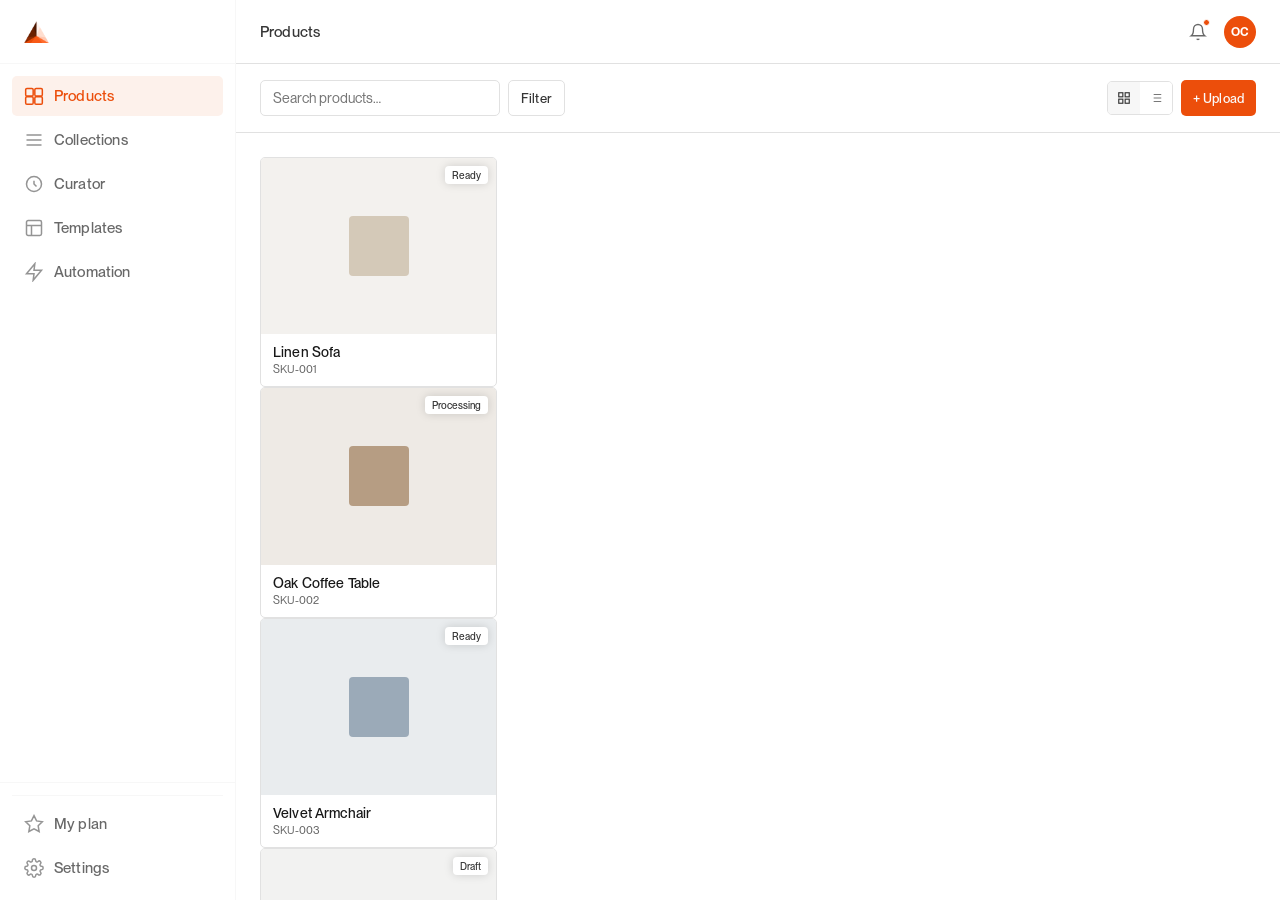
<file: ui_kits/app/index.html>
<!DOCTYPE html>
<html lang="en">
<head>
<meta charset="utf-8">
<meta name="viewport" content="width=device-width, initial-scale=1">
<title>imagine.io — App UI Kit</title>
<style>
@font-face { font-family: "PP Neue Montreal"; src: url("../../fonts/PPNeueMontreal-Light.otf") format("opentype"); font-weight: 300; }
@font-face { font-family: "PP Neue Montreal"; src: url("../../fonts/PPNeueMontreal-Regular.otf") format("opentype"); font-weight: 400; }
@font-face { font-family: "PP Neue Montreal"; src: url("../../fonts/PPNeueMontreal-Medium.otf") format("opentype"); font-weight: 500; }
@font-face { font-family: "PP Neue Montreal"; src: url("../../fonts/PPNeueMontreal-SemiBold.otf") format("opentype"); font-weight: 600; }

*, *::before, *::after { box-sizing: border-box; margin: 0; padding: 0; }

:root {
  --papaya-100: #f9c8b3; --papaya-400: #f0713c; --papaya-500: #ec4e0b; --papaya-600: #d7470a; --papaya-700: #a83708;
  --dark-500: #363636; --dark-900: #171717;
  --light-200: #f9f9f9; --light-300: #f7f7f7; --light-400: #e1e1e1; --light-500: #d9d9d9; --light-600: #afafaf; --light-700: #787878; --light-900: #686868;
  --success-500: #00c853; --alert-500: #f44336;
  --shadow-100: 0 0 10px rgba(0,0,0,.15); --shadow-200: 0 0 40px rgba(0,0,0,.20); --shadow-400: 0 0 40px rgba(0,0,0,.25);
  --radius: 5px; --font: "PP Neue Montreal", system-ui, sans-serif;
}

html, body { height: 100%; overflow: hidden; font-family: var(--font); font-size: 15px; color: var(--dark-900); background: #f0f0f0; -webkit-font-smoothing: antialiased; }

/* ── Shell ───────────────────────────────────────────────── */
.shell { display: flex; height: 100vh; width: 100vw; overflow: hidden; }

/* ── Left Nav ───────────────────────────────────────────── */
.nav { width: 236px; min-width: 236px; background: #fff; border-right: 1px solid var(--light-300); display: flex; flex-direction: column; justify-content: space-between; overflow: hidden; }
.nav-logo { height: 64px; display: flex; align-items: center; padding: 0 24px; border-bottom: 1px solid var(--light-300); flex-shrink: 0; }
.nav-logo img { height: 22px; }
.nav-section { padding: 12px; display: flex; flex-direction: column; gap: 4px; }
.nav-item { display: flex; align-items: center; gap: 10px; padding: 10px 12px; border-radius: var(--radius); font-size: 15px; font-weight: 500; letter-spacing: .01em; color: var(--light-900); cursor: pointer; user-select: none; transition: background .12s, color .12s; }
.nav-item:hover { background: var(--light-300); color: var(--dark-500); }
.nav-item.active { background: #fdf1eb; color: var(--papaya-500); }
.nav-item svg { width: 20px; height: 20px; flex-shrink: 0; opacity: .7; }
.nav-item.active svg { opacity: 1; }
.nav-divider { height: 1px; background: var(--light-300); margin: 4px 12px; }
.nav-bottom { padding: 12px; display: flex; flex-direction: column; gap: 4px; border-top: 1px solid var(--light-300); flex-shrink: 0; }

/* ── Main ───────────────────────────────────────────────── */
.main { flex: 1; display: flex; flex-direction: column; overflow: hidden; background: #fff; }

/* ── Top Bar ────────────────────────────────────────────── */
.topbar { height: 64px; min-height: 64px; display: flex; align-items: center; justify-content: space-between; padding: 0 24px; border-bottom: 1px solid var(--light-400); background: #fff; flex-shrink: 0; position: relative; z-index: 10; }
.topbar-left { display: flex; align-items: center; gap: 6px; }
.breadcrumb { font-size: 15px; font-weight: 500; color: var(--dark-500); letter-spacing: .01em; }
.breadcrumb-active { color: var(--dark-900); }
.breadcrumb-sep { color: var(--light-500); margin: 0 4px; font-weight: 400; }
.topbar-right { display: flex; align-items: center; gap: 8px; }
.icon-btn { width: 36px; height: 36px; border-radius: var(--radius); background: transparent; border: none; cursor: pointer; display: flex; align-items: center; justify-content: center; color: var(--light-900); transition: background .12s; position: relative; }
.icon-btn:hover { background: var(--light-300); }
.notif-dot { width: 7px; height: 7px; border-radius: 50%; background: var(--papaya-500); position: absolute; top: 5px; right: 6px; border: 1.5px solid #fff; }
.avatar { width: 32px; height: 32px; border-radius: 50%; background: var(--papaya-500); display: flex; align-items: center; justify-content: center; font-size: 12px; font-weight: 600; color: #fff; cursor: pointer; flex-shrink: 0; }

/* ── Content ────────────────────────────────────────────── */
.content { flex: 1; overflow-y: auto; overflow-x: hidden; }

/* ── Pages ──────────────────────────────────────────────── */
.page { display: none; height: 100%; }
.page.active { display: flex; flex-direction: column; height: 100%; }

/* ── Toolbar ────────────────────────────────────────────── */
.toolbar { display: flex; align-items: center; justify-content: space-between; padding: 16px 24px; border-bottom: 1px solid var(--light-400); background: #fff; flex-shrink: 0; gap: 12px; }
.toolbar-left { display: flex; align-items: center; gap: 8px; }
.toolbar-right { display: flex; align-items: center; gap: 8px; }
.search-box { display: flex; align-items: center; gap: 8px; height: 36px; border: 1px solid var(--light-400); border-radius: var(--radius); padding: 0 12px; font-size: 14px; font-family: var(--font); color: var(--dark-900); width: 240px; background: #fff; outline: none; transition: border-color .15s; }
.search-box:focus { border-color: var(--papaya-500); }
.view-toggle { display: flex; border: 1px solid var(--light-400); border-radius: var(--radius); overflow: hidden; }
.view-btn { width: 32px; height: 32px; border: none; background: #fff; cursor: pointer; display: flex; align-items: center; justify-content: center; color: var(--light-700); transition: background .1s, color .1s; }
.view-btn.active { background: var(--light-300); color: var(--dark-500); }

/* ── Grid of cards ───────────────────────────────────────── */
.card-grid { padding: 24px; display: grid; grid-template-columns: repeat(auto-fill, minmax(200px, 1fr)); gap: 16px; }
.product-card { border-radius: var(--radius); border: 1px solid var(--light-400); background: #fff; overflow: hidden; cursor: pointer; transition: box-shadow .15s, transform .12s; }
.product-card:hover { box-shadow: var(--shadow-200); transform: translateY(-1px); }
.card-thumb { aspect-ratio: 4/3; background: var(--light-200); display: flex; align-items: center; justify-content: center; position: relative; overflow: hidden; }
.card-thumb-img { width: 100%; height: 100%; object-fit: cover; }
.card-thumb-placeholder { width: 48px; height: 48px; background: var(--light-500); border-radius: 4px; opacity: .4; }
.card-badge { position: absolute; top: 8px; right: 8px; background: #fff; border-radius: 4px; padding: 3px 7px; font-size: 10px; font-weight: 500; color: var(--dark-500); box-shadow: var(--shadow-100); }
.card-actions { position: absolute; bottom: 8px; right: 8px; display: flex; gap: 4px; opacity: 0; transition: opacity .15s; }
.product-card:hover .card-actions { opacity: 1; }
.card-action-btn { width: 28px; height: 28px; border-radius: 4px; background: #fff; border: none; cursor: pointer; display: flex; align-items: center; justify-content: center; box-shadow: var(--shadow-100); color: var(--dark-500); }
.card-info { padding: 10px 12px; }
.card-name { font-size: 14px; font-weight: 500; color: var(--dark-900); letter-spacing: .01em; white-space: nowrap; overflow: hidden; text-overflow: ellipsis; }
.card-meta { font-size: 11px; color: var(--light-900); margin-top: 2px; }

/* ── Detail panel ───────────────────────────────────────── */
.detail-layout { display: flex; flex: 1; overflow: hidden; }
.detail-main { flex: 1; display: flex; flex-direction: column; overflow: hidden; }
.detail-viewer { flex: 1; background: var(--light-200); display: flex; align-items: center; justify-content: center; min-height: 0; }
.viewer-placeholder { display: flex; flex-direction: column; align-items: center; gap: 12px; color: var(--light-700); }
.viewer-placeholder svg { width: 48px; height: 48px; opacity: .3; }
.viewer-placeholder span { font-size: 13px; }
.detail-actions { padding: 12px 16px; border-top: 1px solid var(--light-400); display: flex; gap: 8px; background: #fff; flex-shrink: 0; }
.detail-panel { width: 280px; border-left: 1px solid var(--light-400); overflow-y: auto; background: #fff; flex-shrink: 0; }
.detail-panel-section { padding: 16px; border-bottom: 1px solid var(--light-300); }
.panel-title { font-size: 12px; font-weight: 600; color: var(--dark-500); text-transform: uppercase; letter-spacing: .08em; margin-bottom: 10px; }
.panel-row { display: flex; justify-content: space-between; align-items: center; margin-bottom: 8px; font-size: 13px; }
.panel-label { color: var(--light-900); }
.panel-value { color: var(--dark-900); font-weight: 500; }
.panel-tag { display: inline-flex; align-items: center; height: 20px; padding: 0 7px; border-radius: 3px; font-size: 10px; font-weight: 500; background: var(--light-200); color: var(--dark-500); margin: 2px 2px 2px 0; }

/* ── Buttons ────────────────────────────────────────────── */
.btn { font-family: var(--font); font-size: 15px; font-weight: 500; letter-spacing: .01em; border: none; border-radius: var(--radius); height: 44px; padding: 0 16px; cursor: pointer; display: inline-flex; align-items: center; justify-content: center; gap: 8px; transition: background .12s, color .12s; }
.btn-sm { height: 36px; font-size: 13px; padding: 0 12px; }
.btn-primary { background: var(--papaya-500); color: #fbfbfb; }
.btn-primary:hover { background: var(--papaya-600); }
.btn-secondary { background: var(--dark-500); color: #fbfbfb; }
.btn-secondary:hover { background: var(--dark-900); }
.btn-outline { background: transparent; color: var(--dark-500); border: 1px solid var(--light-400); }
.btn-outline:hover { border-color: var(--dark-500); }
.btn-ghost { background: transparent; color: var(--light-900); }
.btn-ghost:hover { background: var(--light-300); color: var(--dark-500); }
.btn-danger { background: transparent; color: var(--alert-500); border: 1px solid var(--alert-500); }

/* ── Notification panel ────────────────────────────────── */
.notif-panel { position: absolute; top: 64px; right: 16px; width: 340px; background: #fff; border-radius: var(--radius); box-shadow: var(--shadow-200); z-index: 100; overflow: hidden; display: none; }
.notif-panel.open { display: block; }
.notif-header { padding: 14px 16px; border-bottom: 1px solid var(--light-300); display: flex; align-items: center; justify-content: space-between; }
.notif-title { font-size: 16px; font-weight: 600; }
.notif-item { padding: 12px 16px; border-bottom: 1px solid var(--light-300); display: flex; gap: 10px; cursor: pointer; }
.notif-item:hover { background: var(--light-200); }
.notif-item.unread { background: #fdf8f5; }
.notif-icon { width: 32px; height: 32px; border-radius: 50%; display: flex; align-items: center; justify-content: center; flex-shrink: 0; }
.notif-text { flex: 1; }
.notif-msg { font-size: 13px; color: var(--dark-900); line-height: 1.4; }
.notif-time { font-size: 11px; color: var(--light-900); margin-top: 2px; }

/* ── Account menu ────────────────────────────────────────── */
.account-menu { position: absolute; top: 64px; right: 16px; width: 275px; background: #fff; border-radius: var(--radius); box-shadow: var(--shadow-200); z-index: 100; overflow: hidden; display: none; padding: 12px; }
.account-menu.open { display: block; }
.account-header { padding: 10px 12px; margin-bottom: 4px; }
.account-name { font-size: 15px; font-weight: 500; color: var(--dark-900); }
.account-email { font-size: 12px; color: var(--light-900); margin-top: 1px; }
.menu-divider { height: 1px; background: var(--light-300); margin: 4px 0; }
.menu-item { display: flex; align-items: center; gap: 10px; padding: 10px 12px; border-radius: var(--radius); font-size: 15px; font-weight: 500; letter-spacing: .01em; color: var(--dark-500); cursor: pointer; }
.menu-item:hover { background: var(--light-300); }
.menu-item.danger { color: var(--alert-500); }
.menu-item.accent { color: var(--papaya-500); }

/* ── Upload/Curator areas ────────────────────────────────── */
.upload-zone { border: 2px dashed var(--light-400); border-radius: var(--radius); padding: 48px 24px; display: flex; flex-direction: column; align-items: center; gap: 12px; cursor: pointer; transition: border-color .15s, background .15s; }
.upload-zone:hover { border-color: var(--papaya-500); background: #fdf8f5; }
.upload-icon { width: 48px; height: 48px; border-radius: 50%; background: var(--light-200); display: flex; align-items: center; justify-content: center; }
.upload-title { font-size: 16px; font-weight: 500; color: var(--dark-900); }
.upload-sub { font-size: 13px; color: var(--light-900); text-align: center; }

/* ── Empty state ────────────────────────────────────────── */
.empty { display: flex; flex-direction: column; align-items: center; justify-content: center; gap: 12px; flex: 1; padding: 48px; text-align: center; }
.empty-icon { width: 64px; height: 64px; border-radius: 50%; background: var(--light-200); display: flex; align-items: center; justify-content: center; }
.empty-title { font-size: 20px; font-weight: 600; color: var(--dark-900); }
.empty-sub { font-size: 14px; color: var(--light-900); max-width: 300px; line-height: 1.5; }

/* Overlay backdrop */
.backdrop { display: none; position: fixed; inset: 0; z-index: 90; }
.backdrop.open { display: block; }
</style>
</head>
<body>

<div class="shell">
  <!-- Left Nav -->
  <nav class="nav">
    <div>
      <div class="nav-logo">
        <img src="../../assets/logo-horizontal-dark.png" alt="imagine.io">
      </div>
      <div class="nav-section">
        <div class="nav-item active" onclick="showPage('products', this)">
          <svg viewBox="0 0 24 24" fill="none" stroke="currentColor" stroke-width="1.8"><rect x="2" y="3" width="9" height="9" rx="1.5"/><rect x="13" y="3" width="9" height="9" rx="1.5"/><rect x="2" y="13" width="9" height="9" rx="1.5"/><rect x="13" y="13" width="9" height="9" rx="1.5"/></svg>
          Products
        </div>
        <div class="nav-item" onclick="showPage('collections', this)">
          <svg viewBox="0 0 24 24" fill="none" stroke="currentColor" stroke-width="1.8"><path d="M3 6h18M3 12h18M3 18h18"/></svg>
          Collections
        </div>
        <div class="nav-item" onclick="showPage('curator', this)">
          <svg viewBox="0 0 24 24" fill="none" stroke="currentColor" stroke-width="1.8"><circle cx="12" cy="12" r="9"/><path d="M12 8v4l3 3"/></svg>
          Curator
        </div>
        <div class="nav-item" onclick="showPage('templates', this)">
          <svg viewBox="0 0 24 24" fill="none" stroke="currentColor" stroke-width="1.8"><rect x="3" y="3" width="18" height="18" rx="2"/><path d="M3 9h18M9 21V9"/></svg>
          Templates
        </div>
        <div class="nav-item" onclick="showPage('automation', this)">
          <svg viewBox="0 0 24 24" fill="none" stroke="currentColor" stroke-width="1.8"><path d="M13 2L3 14h9l-1 8 10-12h-9l1-8z"/></svg>
          Automation
        </div>
      </div>
    </div>
    <div class="nav-bottom">
      <div class="nav-divider" style="margin:0 0 4px"></div>
      <div class="nav-item" onclick="showPage('plan', this)">
        <svg viewBox="0 0 24 24" fill="none" stroke="currentColor" stroke-width="1.8"><path d="M12 2l3.09 6.26L22 9.27l-5 4.87 1.18 6.88L12 17.77l-6.18 3.25L7 14.14 2 9.27l6.91-1.01L12 2z"/></svg>
        My plan
      </div>
      <div class="nav-item" onclick="showPage('settings', this)">
        <svg viewBox="0 0 24 24" fill="none" stroke="currentColor" stroke-width="1.8"><circle cx="12" cy="12" r="3"/><path d="M19.4 15a1.65 1.65 0 0 0 .33 1.82l.06.06a2 2 0 0 1-2.83 2.83l-.06-.06a1.65 1.65 0 0 0-1.82-.33 1.65 1.65 0 0 0-1 1.51V21a2 2 0 0 1-4 0v-.09A1.65 1.65 0 0 0 9 19.4a1.65 1.65 0 0 0-1.82.33l-.06.06a2 2 0 0 1-2.83-2.83l.06-.06A1.65 1.65 0 0 0 4.68 15a1.65 1.65 0 0 0-1.51-1H3a2 2 0 0 1 0-4h.09A1.65 1.65 0 0 0 4.6 9a1.65 1.65 0 0 0-.33-1.82l-.06-.06a2 2 0 0 1 2.83-2.83l.06.06A1.65 1.65 0 0 0 9 4.68a1.65 1.65 0 0 0 1-1.51V3a2 2 0 0 1 4 0v.09a1.65 1.65 0 0 0 1 1.51 1.65 1.65 0 0 0 1.82-.33l.06-.06a2 2 0 0 1 2.83 2.83l-.06.06A1.65 1.65 0 0 0 19.4 9a1.65 1.65 0 0 0 1.51 1H21a2 2 0 0 1 0 4h-.09a1.65 1.65 0 0 0-1.51 1z"/></svg>
        Settings
      </div>
    </div>
  </nav>

  <!-- Main -->
  <div class="main">
    <!-- Top Bar -->
    <div class="topbar">
      <div class="topbar-left">
        <span class="breadcrumb" id="breadcrumb">Products</span>
      </div>
      <div class="topbar-right">
        <button class="icon-btn" onclick="toggleNotif()" title="Notifications">
          <svg width="18" height="18" viewBox="0 0 24 24" fill="none" stroke="currentColor" stroke-width="1.8"><path d="M18 8A6 6 0 0 0 6 8c0 7-3 9-3 9h18s-3-2-3-9"/><path d="M13.73 21a2 2 0 0 1-3.46 0"/></svg>
          <div class="notif-dot"></div>
        </button>
        <div class="avatar" onclick="toggleAccount()">OC</div>
      </div>
    </div>

    <!-- Content pages -->
    <div class="content">

      <!-- Products page -->
      <div class="page active" id="page-products">
        <div class="toolbar">
          <div class="toolbar-left">
            <input class="search-box" placeholder="Search products…" type="text">
            <button class="btn btn-outline btn-sm">Filter</button>
          </div>
          <div class="toolbar-right">
            <div class="view-toggle">
              <button class="view-btn active" title="Grid">
                <svg width="14" height="14" viewBox="0 0 24 24" fill="none" stroke="currentColor" stroke-width="2"><rect x="3" y="3" width="7" height="7"/><rect x="14" y="3" width="7" height="7"/><rect x="3" y="14" width="7" height="7"/><rect x="14" y="14" width="7" height="7"/></svg>
              </button>
              <button class="view-btn" title="List">
                <svg width="14" height="14" viewBox="0 0 24 24" fill="none" stroke="currentColor" stroke-width="2"><path d="M8 6h13M8 12h13M8 18h13M3 6h.01M3 12h.01M3 18h.01"/></svg>
              </button>
            </div>
            <button class="btn btn-primary btn-sm" onclick="showPage('upload', null)">+ Upload</button>
          </div>
        </div>
        <div class="card-grid">
  <div id="product-cards-slot"></div>
        </div>
      </div>

      <!-- Product detail -->
      <div class="page" id="page-detail">
        <div class="detail-layout">
          <div class="detail-main">
            <div class="detail-viewer">
              <div class="viewer-placeholder">
                <svg viewBox="0 0 24 24" fill="none" stroke="currentColor" stroke-width="1.5"><path d="M21 16V8a2 2 0 0 0-1-1.73l-7-4a2 2 0 0 0-2 0l-7 4A2 2 0 0 0 3 8v8a2 2 0 0 0 1 1.73l7 4a2 2 0 0 0 2 0l7-4A2 2 0 0 0 21 16z"/></svg>
                <span>3D Viewer</span>
              </div>
            </div>
            <div class="detail-actions">
              <button class="btn btn-primary btn-sm">
                <svg width="14" height="14" viewBox="0 0 24 24" fill="none" stroke="currentColor" stroke-width="2"><path d="M21 15v4a2 2 0 0 1-2 2H5a2 2 0 0 1-2-2v-4"/><polyline points="7 10 12 15 17 10"/><line x1="12" y1="15" x2="12" y2="3"/></svg>
                Download
              </button>
              <button class="btn btn-outline btn-sm">
                <svg width="14" height="14" viewBox="0 0 24 24" fill="none" stroke="currentColor" stroke-width="2"><circle cx="18" cy="5" r="3"/><circle cx="6" cy="12" r="3"/><circle cx="18" cy="19" r="3"/><line x1="8.59" y1="13.51" x2="15.42" y2="17.49"/><line x1="15.41" y1="6.51" x2="8.59" y2="10.49"/></svg>
                Share
              </button>
              <button class="btn btn-outline btn-sm">Generate renders</button>
              <button class="btn btn-ghost btn-sm" onclick="showPage('products', null)" style="margin-left:auto">← Back</button>
            </div>
          </div>
          <div class="detail-panel">
            <div class="detail-panel-section">
              <div class="panel-title">Product info</div>
              <div class="panel-row"><span class="panel-label">Name</span><span class="panel-value" id="detail-name">—</span></div>
              <div class="panel-row"><span class="panel-label">SKU</span><span class="panel-value" id="detail-sku">—</span></div>
              <div class="panel-row"><span class="panel-label">Status</span><span class="panel-value" id="detail-status">—</span></div>
              <div class="panel-row"><span class="panel-label">Category</span><span class="panel-value">Furniture</span></div>
            </div>
            <div class="detail-panel-section">
              <div class="panel-title">3D assets</div>
              <div class="panel-row"><span class="panel-label">Format</span><span class="panel-value">GLB, USDZ</span></div>
              <div class="panel-row"><span class="panel-label">Resolution</span><span class="panel-value">4K</span></div>
              <div class="panel-row"><span class="panel-label">Renders</span><span class="panel-value">8 images</span></div>
            </div>
            <div class="detail-panel-section">
              <div class="panel-title">Tags</div>
              <span class="panel-tag">furniture</span>
              <span class="panel-tag">living room</span>
              <span class="panel-tag">modern</span>
              <span class="panel-tag">neutral</span>
            </div>
          </div>
        </div>
      </div>

      <!-- Collections -->
      <div class="page" id="page-collections">
        <div class="toolbar">
          <div class="toolbar-left"><input class="search-box" placeholder="Search collections…" type="text"></div>
          <div class="toolbar-right"><button class="btn btn-primary btn-sm">+ New collection</button></div>
        </div>
        <div class="card-grid">
<div id="collection-cards-slot"></div>
        </div>
      </div>

      <!-- Upload -->
      <div class="page" id="page-upload">
        <div style="padding:32px;max-width:640px;margin:0 auto;flex:1">
          <h2 style="font-size:26px;font-weight:600;margin-bottom:8px">Upload product</h2>
          <p style="font-size:14px;color:var(--light-900);margin-bottom:24px">Upload your 3D assets or product images to generate photorealistic renders.</p>
          <div class="upload-zone">
            <div class="upload-icon">
              <svg width="24" height="24" viewBox="0 0 24 24" fill="none" stroke="#686868" stroke-width="1.8"><path d="M21 15v4a2 2 0 0 1-2 2H5a2 2 0 0 1-2-2v-4"/><polyline points="17 8 12 3 7 8"/><line x1="12" y1="3" x2="12" y2="15"/></svg>
            </div>
            <div class="upload-title">Drop files here</div>
            <div class="upload-sub">Supports GLB, OBJ, FBX, USDZ, JPG, PNG<br>Max 500 MB per file</div>
            <button class="btn btn-outline btn-sm">Browse files</button>
          </div>
          <div style="margin-top:24px;display:flex;gap:8px">
            <button class="btn btn-primary">Start upload</button>
            <button class="btn btn-ghost" onclick="showPage('products', null)">Cancel</button>
          </div>
        </div>
      </div>

      <!-- Curator -->
      <div class="page" id="page-curator">
        <div class="empty">
          <div class="empty-icon">
            <svg width="28" height="28" viewBox="0 0 24 24" fill="none" stroke="#686868" stroke-width="1.8"><circle cx="12" cy="12" r="9"/><path d="M12 8v4l3 3"/></svg>
          </div>
          <div class="empty-title">Curator</div>
          <div class="empty-sub">Generate photorealistic lifestyle and silo renders from your 3D products. Select a product to get started.</div>
          <button class="btn btn-primary" onclick="showPage('products', null)">Browse products</button>
        </div>
      </div>

      <!-- Templates -->
      <div class="page" id="page-templates">
        <div class="toolbar">
          <div class="toolbar-left"><input class="search-box" placeholder="Search templates…" type="text"></div>
        </div>
        <div class="card-grid">
<div id="template-cards-slot"></div>
        </div>
      </div>

      <!-- Automation -->
      <div class="page" id="page-automation">
        <div class="empty">
          <div class="empty-icon">
            <svg width="28" height="28" viewBox="0 0 24 24" fill="none" stroke="#686868" stroke-width="1.8"><path d="M13 2L3 14h9l-1 8 10-12h-9l1-8z"/></svg>
          </div>
          <div class="empty-title">Automation</div>
          <div class="empty-sub">Create automated pipelines to process, render, and distribute your 3D content at scale.</div>
          <button class="btn btn-primary">Create workflow</button>
        </div>
      </div>

      <!-- Plan -->
      <div class="page" id="page-plan">
        <div style="padding:32px;max-width:600px">
          <h2 style="font-size:26px;font-weight:600;margin-bottom:4px">My plan</h2>
          <p style="font-size:14px;color:var(--light-900);margin-bottom:24px">You're on the <strong>Business</strong> plan.</p>
          <div style="border:1px solid var(--light-400);border-radius:var(--radius);padding:20px;margin-bottom:16px">
            <div style="display:flex;justify-content:space-between;align-items:center;margin-bottom:12px">
              <span style="font-size:18px;font-weight:600">Business</span>
              <span style="background:#fdf1eb;color:var(--papaya-500);font-size:12px;font-weight:600;padding:4px 10px;border-radius:4px">Active</span>
            </div>
            <div style="font-size:14px;color:var(--light-900);margin-bottom:16px">500 renders/month · Unlimited products · Priority support</div>
            <div style="height:6px;background:var(--light-300);border-radius:3px;overflow:hidden;margin-bottom:6px"><div style="width:62%;height:100%;background:var(--papaya-500);border-radius:3px"></div></div>
            <div style="font-size:12px;color:var(--light-900)">310 / 500 renders used this month</div>
          </div>
          <button class="btn btn-primary btn-sm">Upgrade plan</button>
        </div>
      </div>

      <!-- Settings -->
      <div class="page" id="page-settings">
        <div style="padding:32px;max-width:560px">
          <h2 style="font-size:26px;font-weight:600;margin-bottom:24px">Settings</h2>
          <div style="display:flex;flex-direction:column;gap:0;border:1px solid var(--light-400);border-radius:var(--radius);overflow:hidden">
<div id="settings-list-slot"></div>
          </div>
        </div>
      </div>

    </div><!-- /content -->
  </div><!-- /main -->
</div><!-- /shell -->

<!-- Notifications panel -->
<div class="backdrop" id="notif-backdrop" onclick="closeOverlays()"></div>
<div class="notif-panel" id="notif-panel">
  <div class="notif-header">
    <span class="notif-title">Notifications</span>
    <button class="btn btn-ghost btn-sm" style="height:28px;font-size:12px">Mark all read</button>
  </div>
  <div class="notif-item unread">
    <div class="notif-icon" style="background:#fdf1eb"><svg width="16" height="16" viewBox="0 0 24 24" fill="none" stroke="#ec4e0b" stroke-width="2"><path d="M21 15v4a2 2 0 0 1-2 2H5a2 2 0 0 1-2-2v-4"/><polyline points="17 8 12 3 7 8"/><line x1="12" y1="3" x2="12" y2="15"/></svg></div>
    <div class="notif-text"><div class="notif-msg">8 renders completed for <strong>Linen Sofa</strong></div><div class="notif-time">2 minutes ago</div></div>
  </div>
  <div class="notif-item unread">
    <div class="notif-icon" style="background:#e6faf0"><svg width="16" height="16" viewBox="0 0 24 24" fill="none" stroke="#00c853" stroke-width="2"><path d="M22 11.08V12a10 10 0 1 1-5.93-9.14"/><polyline points="22 4 12 14.01 9 11.01"/></svg></div>
    <div class="notif-text"><div class="notif-msg">Processing complete for <strong>Oak Coffee Table</strong></div><div class="notif-time">1 hour ago</div></div>
  </div>
  <div class="notif-item">
    <div class="notif-icon" style="background:var(--light-200)"><svg width="16" height="16" viewBox="0 0 24 24" fill="none" stroke="#686868" stroke-width="2"><path d="M17 21v-2a4 4 0 0 0-4-4H5a4 4 0 0 0-4 4v2"/><circle cx="9" cy="7" r="4"/><path d="M23 21v-2a4 4 0 0 0-3-3.87"/><path d="M16 3.13a4 4 0 0 1 0 7.75"/></svg></div>
    <div class="notif-text"><div class="notif-msg">Sarah invited you to <strong>Bedroom Essentials</strong></div><div class="notif-time">Yesterday</div></div>
  </div>
</div>

<!-- Account menu -->
<div class="account-menu" id="account-menu">
  <div class="account-header">
    <div class="account-name">Oli Chalmers</div>
    <div class="account-email">oli.chalmers@gmail.com</div>
  </div>
  <div class="menu-divider"></div>
  <div class="menu-item">
    <svg width="16" height="16" viewBox="0 0 24 24" fill="none" stroke="currentColor" stroke-width="1.8"><path d="M20 21v-2a4 4 0 0 0-4-4H8a4 4 0 0 0-4 4v2"/><circle cx="12" cy="7" r="4"/></svg>
    Profile
  </div>
  <div class="menu-item">
    <svg width="16" height="16" viewBox="0 0 24 24" fill="none" stroke="currentColor" stroke-width="1.8"><path d="M17 21v-2a4 4 0 0 0-4-4H5a4 4 0 0 0-4 4v2"/><circle cx="9" cy="7" r="4"/><path d="M23 21v-2a4 4 0 0 0-3-3.87"/><path d="M16 3.13a4 4 0 0 1 0 7.75"/></svg>
    Organization
  </div>
  <div class="menu-item accent" onclick="closeOverlays(); showPage('plan', null)">
    <svg width="16" height="16" viewBox="0 0 24 24" fill="none" stroke="currentColor" stroke-width="1.8"><path d="M12 2l3.09 6.26L22 9.27l-5 4.87 1.18 6.88L12 17.77l-6.18 3.25L7 14.14 2 9.27l6.91-1.01L12 2z"/></svg>
    Invite teammates
  </div>
  <div class="menu-divider"></div>
  <div class="menu-item danger">
    <svg width="16" height="16" viewBox="0 0 24 24" fill="none" stroke="currentColor" stroke-width="1.8"><path d="M9 21H5a2 2 0 0 1-2-2V5a2 2 0 0 1 2-2h4"/><polyline points="16 17 21 12 16 7"/><line x1="21" y1="12" x2="9" y2="12"/></svg>
    Log out
  </div>
</div>

<script>
const pages = {
  products: 'Products', collections: 'Collections', curator: 'Curator',
  templates: 'Templates', automation: 'Automation', plan: 'My plan',
  settings: 'Settings', upload: 'Upload', detail: 'Products / Detail'
};

function showPage(id, navEl) {
  document.querySelectorAll('.page').forEach(p => p.classList.remove('active'));
  document.getElementById('page-' + id).classList.add('active');
  document.getElementById('breadcrumb').textContent = pages[id] || id;
  if (navEl) {
    document.querySelectorAll('.nav-item').forEach(n => n.classList.remove('active'));
    navEl.classList.add('active');
  }
  closeOverlays();
}

function showDetail(name, sku, status) {
  document.getElementById('detail-name').textContent = name;
  document.getElementById('detail-sku').textContent = sku;
  document.getElementById('detail-status').textContent = status;
  showPage('detail', null);
}

function toggleNotif() {
  const panel = document.getElementById('notif-panel');
  const acct = document.getElementById('account-menu');
  const bd = document.getElementById('notif-backdrop');
  const wasOpen = panel.classList.contains('open');
  acct.classList.remove('open');
  panel.classList.toggle('open', !wasOpen);
  bd.classList.toggle('open', !wasOpen);
}

function toggleAccount() {
  const menu = document.getElementById('account-menu');
  const notif = document.getElementById('notif-panel');
  const bd = document.getElementById('notif-backdrop');
  const wasOpen = menu.classList.contains('open');
  notif.classList.remove('open');
  menu.classList.toggle('open', !wasOpen);
  bd.classList.toggle('open', !wasOpen);
}

function closeOverlays() {
  document.getElementById('notif-panel').classList.remove('open');
  document.getElementById('account-menu').classList.remove('open');
  document.getElementById('notif-backdrop').classList.remove('open');
}

// Persist nav state
const saved = localStorage.getItem('prism-page');
if (saved && document.getElementById('page-' + saved)) {
  const navEl = [...document.querySelectorAll('.nav-item')].find(el => el.textContent.trim().toLowerCase().replace(/\s/g,'') === saved.replace(/-/g,''));
  showPage(saved, navEl || null);
}
document.querySelectorAll('.nav-item').forEach(el => {
  el.addEventListener('click', () => {
    const id = [...document.querySelectorAll('.nav-item')].indexOf(el);
    const pageIds = ['products','collections','curator','templates','automation','plan','settings'];
    localStorage.setItem('prism-page', pageIds[id] || 'products');
  });
});

// Generate product cards
(function() {
  const products = [
    {name:'Linen Sofa', sku:'SKU-001', status:'Ready', color:'#c8b8a2'},
    {name:'Oak Coffee Table', sku:'SKU-002', status:'Processing', color:'#9e7e5a'},
    {name:'Velvet Armchair', sku:'SKU-003', status:'Ready', color:'#7b8fa1'},
    {name:'Marble Side Table', sku:'SKU-004', status:'Draft', color:'#c0bdb8'},
    {name:'Wool Area Rug', sku:'SKU-005', status:'Ready', color:'#b08060'},
    {name:'Ceramic Vase', sku:'SKU-006', status:'Ready', color:'#e8d5b5'},
    {name:'Teak Dining Chair', sku:'SKU-007', status:'Processing', color:'#8b6a50'},
    {name:'Brass Floor Lamp', sku:'SKU-008', status:'Ready', color:'#d4a840'},
  ];
  const editSvg = '<svg width="12" height="12" viewBox="0 0 24 24" fill="none" stroke="currentColor" stroke-width="2"><path d="M11 4H4a2 2 0 0 0-2 2v14a2 2 0 0 0 2 2h14a2 2 0 0 0 2-2v-7"/><path d="M18.5 2.5a2.121 2.121 0 0 1 3 3L12 15l-4 1 1-4 9.5-9.5z"/></svg>';
  const moreSvg = '<svg width="12" height="12" viewBox="0 0 24 24" fill="none" stroke="currentColor" stroke-width="2"><circle cx="12" cy="5" r="1"/><circle cx="12" cy="12" r="1"/><circle cx="12" cy="19" r="1"/></svg>';
  document.getElementById('product-cards-slot').innerHTML = products.map(function(p) {
    return '<div class="product-card" onclick="showDetail(\'' + p.name + '\', \'' + p.sku + '\', \'' + p.status + '\')">' +
      '<div class="card-thumb">' +
        '<div style="width:100%;height:100%;background:' + p.color + '20;display:flex;align-items:center;justify-content:center">' +
          '<div style="width:60px;height:60px;background:' + p.color + ';border-radius:4px;opacity:.7"></div>' +
        '</div>' +
        '<span class="card-badge">' + p.status + '</span>' +
        '<div class="card-actions">' +
          '<button class="card-action-btn" title="Edit">' + editSvg + '</button>' +
          '<button class="card-action-btn" title="More">' + moreSvg + '</button>' +
        '</div>' +
      '</div>' +
      '<div class="card-info">' +
        '<div class="card-name">' + p.name + '</div>' +
        '<div class="card-meta">' + p.sku + '</div>' +
      '</div>' +
    '</div>';
  }).join('');

  // Collections
  const colls = ['Living Room 2025','Outdoor Summer','Bedroom Essentials','Kitchen & Dining'];
  const collCounts = [6,12,4,8];
  document.getElementById('collection-cards-slot').innerHTML = colls.map(function(n, i) {
    var dots = [0,1,2,3].map(function(j) {
      return '<div style="width:20px;height:20px;background:hsl(' + (i*60+j*15+20) + ',30%,60%);border-radius:2px"></div>';
    }).join('');
    return '<div class="product-card">' +
      '<div class="card-thumb">' +
        '<div style="width:100%;height:100%;background:hsl(' + (i*60+20) + ',20%,90%);display:flex;align-items:center;justify-content:center">' +
          '<div style="display:flex;gap:4px">' + dots + '</div>' +
        '</div>' +
        '<span class="card-badge">' + collCounts[i] + ' items</span>' +
      '</div>' +
      '<div class="card-info">' +
        '<div class="card-name">' + n + '</div>' +
        '<div class="card-meta">Updated 2 days ago</div>' +
      '</div>' +
    '</div>';
  }).join('');

  // Templates
  const templates = ['Living Room A','Bedroom Suite','Studio Flat','Dining Room','Outdoor Patio','Modern Office'];
  document.getElementById('template-cards-slot').innerHTML = templates.map(function(n, i) {
    return '<div class="product-card">' +
      '<div class="card-thumb" style="background:hsl(' + (i*40+200) + ',15%,85%)">' +
        '<div style="padding:20px;width:100%;height:100%;display:flex;align-items:center;justify-content:center">' +
          '<div style="width:80%;height:70%;background:hsl(' + (i*40+200) + ',15%,70%);border-radius:3px"></div>' +
        '</div>' +
      '</div>' +
      '<div class="card-info">' +
        '<div class="card-name">' + n + '</div>' +
        '<div class="card-meta">Template</div>' +
      '</div>' +
    '</div>';
  }).join('');

  // Settings
  var settingsItems = ['Profile','Organization','Billing','API keys','Integrations'];
  var chevron = '<svg width="16" height="16" viewBox="0 0 24 24" fill="none" stroke="#686868" stroke-width="2"><path d="M9 18l6-6-6-6"/></svg>';
  document.getElementById('settings-list-slot').innerHTML = settingsItems.map(function(s, i) {
    var border = i < settingsItems.length - 1 ? 'border-bottom:1px solid var(--light-300)' : '';
    return '<div style="display:flex;align-items:center;justify-content:space-between;padding:14px 16px;' + border + '">' +
      '<span style="font-size:15px;font-weight:500">' + s + '</span>' + chevron +
    '</div>';
  }).join('');
})();
</script>
</body>
</html>
</file>
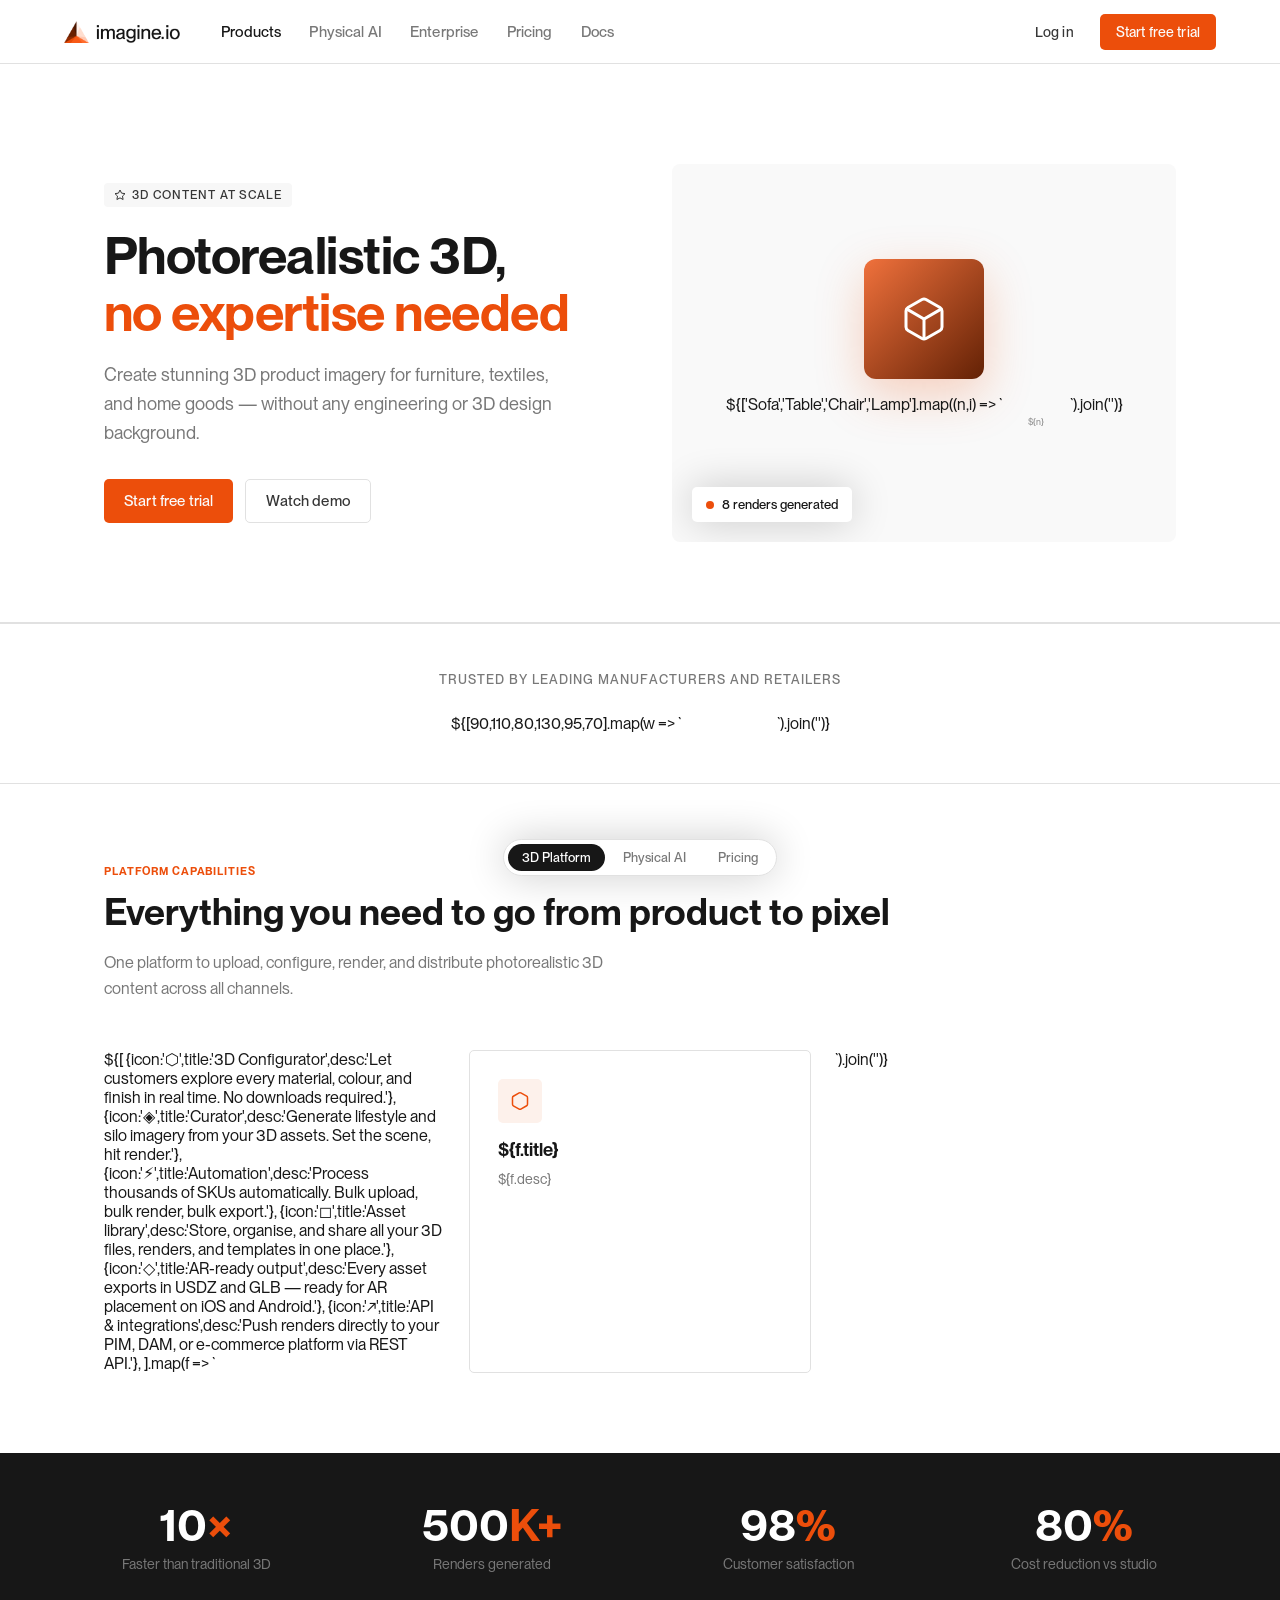
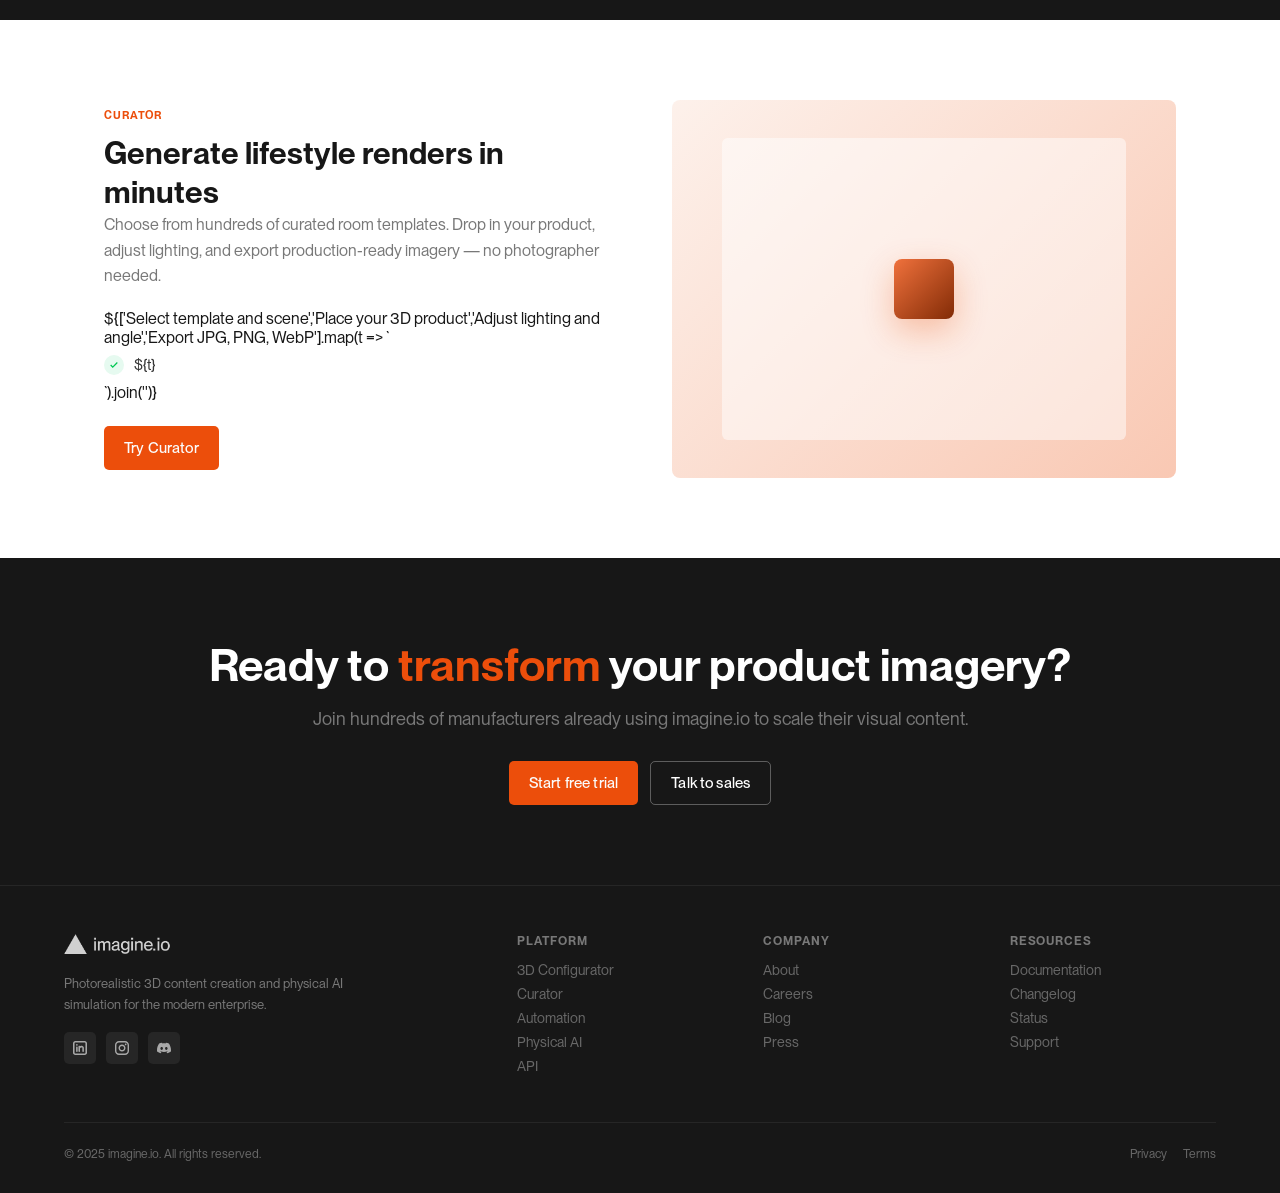
<file: ui_kits/website/index.html>
<!DOCTYPE html>
<html lang="en">
<head>
<meta charset="utf-8">
<meta name="viewport" content="width=device-width, initial-scale=1">
<title>imagine.io — Marketing Website</title>
<style>
@font-face { font-family: "PP Neue Montreal"; src: url("../../fonts/PPNeueMontreal-Light.otf") format("opentype"); font-weight: 300; }
@font-face { font-family: "PP Neue Montreal"; src: url("../../fonts/PPNeueMontreal-Regular.otf") format("opentype"); font-weight: 400; }
@font-face { font-family: "PP Neue Montreal"; src: url("../../fonts/PPNeueMontreal-Medium.otf") format("opentype"); font-weight: 500; }
@font-face { font-family: "PP Neue Montreal"; src: url("../../fonts/PPNeueMontreal-SemiBold.otf") format("opentype"); font-weight: 600; }
@font-face { font-family: "PP Neue Montreal"; src: url("../../fonts/PPNeueMontreal-Bold.otf") format("opentype"); font-weight: 700; }

*, *::before, *::after { box-sizing: border-box; margin: 0; padding: 0; }

:root {
  --papaya-500: #ec4e0b; --papaya-600: #d7470a; --papaya-100: #f9c8b3;
  --dark-500: #363636; --dark-900: #171717;
  --light-200: #f9f9f9; --light-300: #f7f7f7; --light-400: #e1e1e1; --light-700: #787878; --light-900: #686868;
  --radius: 5px; --font: "PP Neue Montreal", system-ui, sans-serif;
  --shadow-200: 0 0 40px rgba(0,0,0,.20);
}

html { scroll-behavior: smooth; }
body { font-family: var(--font); color: var(--dark-900); background: #fff; -webkit-font-smoothing: antialiased; overflow-x: hidden; }

/* ── Pages ── */
.page { display: none; }
.page.active { display: block; }

/* ── Nav ── */
.site-nav { position: sticky; top: 0; z-index: 100; background: #fff; border-bottom: 1px solid var(--light-400); height: 64px; display: flex; align-items: center; padding: 0 64px; gap: 40px; }
.site-nav-logo img { height: 22px; display: block; }
.site-nav-links { display: flex; align-items: center; gap: 28px; flex: 1; }
.site-nav-link { font-size: 15px; font-weight: 500; color: var(--light-700); letter-spacing: .01em; cursor: pointer; text-decoration: none; transition: color .12s; }
.site-nav-link:hover, .site-nav-link.active { color: var(--dark-900); }
.site-nav-right { display: flex; align-items: center; gap: 10px; }
.btn { font-family: var(--font); font-size: 15px; font-weight: 500; letter-spacing: .01em; border: none; border-radius: var(--radius); height: 44px; padding: 0 20px; cursor: pointer; display: inline-flex; align-items: center; gap: 8px; transition: background .12s; }
.btn-sm { height: 36px; font-size: 14px; padding: 0 16px; }
.btn-primary { background: var(--papaya-500); color: #fbfbfb; }
.btn-primary:hover { background: var(--papaya-600); }
.btn-outline { background: transparent; color: var(--dark-500); border: 1px solid var(--light-400); }
.btn-outline:hover { border-color: var(--dark-500); }
.btn-ghost { background: transparent; color: var(--dark-500); }
.btn-ghost:hover { color: var(--papaya-500); }
.btn-dark { background: var(--dark-900); color: #fbfbfb; }
.btn-dark:hover { background: var(--dark-500); }

/* ── Hero ── */
.hero { padding: 100px 64px 80px; max-width: 1200px; margin: 0 auto; display: grid; grid-template-columns: 1fr 1fr; gap: 64px; align-items: center; }
.hero-eyebrow { display: inline-flex; align-items: center; gap: 6px; background: var(--light-300); border-radius: 4px; padding: 5px 10px; font-size: 12px; font-weight: 500; color: var(--dark-500); letter-spacing: .08em; text-transform: uppercase; margin-bottom: 20px; }
.hero-title { font-size: 52px; font-weight: 600; line-height: 1.1; color: var(--dark-900); margin-bottom: 20px; letter-spacing: -.01em; }
.hero-title span { color: var(--papaya-500); }
.hero-sub { font-size: 18px; font-weight: 400; color: var(--light-700); line-height: 1.6; margin-bottom: 32px; max-width: 460px; }
.hero-actions { display: flex; gap: 12px; align-items: center; }
.hero-visual { background: var(--light-200); border-radius: 8px; aspect-ratio: 4/3; display: flex; align-items: center; justify-content: center; overflow: hidden; position: relative; }
.hero-visual-inner { width: 100%; height: 100%; display: flex; flex-direction: column; align-items: center; justify-content: center; gap: 16px; }
.hero-3d-block { width: 120px; height: 120px; background: linear-gradient(135deg, #f0713c, #632105); border-radius: 12px; display: flex; align-items: center; justify-content: center; box-shadow: 0 16px 48px rgba(236,78,11,.25); }
.hero-badge { position: absolute; bottom: 20px; left: 20px; background: #fff; border-radius: var(--radius); padding: 10px 14px; box-shadow: var(--shadow-200); display: flex; align-items: center; gap: 8px; }
.hero-badge-dot { width: 8px; height: 8px; border-radius: 50%; background: var(--papaya-500); }

/* ── Section ── */
.section { padding: 80px 64px; max-width: 1200px; margin: 0 auto; }
.section-full { padding: 80px 0; background: var(--light-200); }
.section-full-inner { max-width: 1200px; margin: 0 auto; padding: 0 64px; }
.section-eyebrow { font-size: 11px; font-weight: 600; text-transform: uppercase; letter-spacing: .08em; color: var(--papaya-500); margin-bottom: 12px; }
.section-title { font-size: 37px; font-weight: 600; line-height: 1.2; color: var(--dark-900); margin-bottom: 16px; }
.section-sub { font-size: 16px; color: var(--light-700); line-height: 1.6; max-width: 520px; }
.section-header { margin-bottom: 48px; }

/* ── Feature grid ── */
.feature-grid { display: grid; grid-template-columns: repeat(3, 1fr); gap: 24px; }
.feature-card { padding: 28px; border: 1px solid var(--light-400); border-radius: var(--radius); background: #fff; transition: box-shadow .15s; }
.feature-card:hover { box-shadow: var(--shadow-200); }
.feature-icon { width: 44px; height: 44px; border-radius: var(--radius); background: #fdf1eb; display: flex; align-items: center; justify-content: center; margin-bottom: 16px; color: var(--papaya-500); }
.feature-title { font-size: 18px; font-weight: 600; color: var(--dark-900); margin-bottom: 8px; }
.feature-desc { font-size: 14px; color: var(--light-700); line-height: 1.6; }

/* ── Product showcase ── */
.showcase { display: grid; grid-template-columns: 1fr 1fr; gap: 64px; align-items: center; }
.showcase.reverse { direction: rtl; }
.showcase.reverse > * { direction: ltr; }
.showcase-visual { background: var(--light-200); border-radius: 8px; aspect-ratio: 4/3; display: flex; align-items: center; justify-content: center; overflow: hidden; }
.showcase-content { display: flex; flex-direction: column; gap: 16px; }
.showcase-title { font-size: 31px; font-weight: 600; line-height: 1.25; color: var(--dark-900); }
.showcase-desc { font-size: 16px; color: var(--light-700); line-height: 1.6; }
.showcase-list { display: flex; flex-direction: column; gap: 8px; }
.showcase-list-item { display: flex; align-items: center; gap: 10px; font-size: 15px; color: var(--dark-500); }
.check-icon { width: 20px; height: 20px; border-radius: 50%; background: #e6faf0; flex-shrink: 0; display: flex; align-items: center; justify-content: center; }

/* ── Stats ── */
.stats-bar { background: var(--dark-900); padding: 48px 64px; }
.stats-bar-inner { max-width: 1200px; margin: 0 auto; display: grid; grid-template-columns: repeat(4, 1fr); gap: 32px; }
.stat { text-align: center; }
.stat-value { font-size: 45px; font-weight: 600; color: #fff; line-height: 1.1; }
.stat-value span { color: var(--papaya-500); }
.stat-label { font-size: 14px; color: var(--light-700); margin-top: 6px; }

/* ── Logos marquee ── */
.logos-section { padding: 48px 64px; border-top: 1px solid var(--light-400); border-bottom: 1px solid var(--light-400); }
.logos-label { text-align: center; font-size: 13px; color: var(--light-700); margin-bottom: 24px; text-transform: uppercase; letter-spacing: .08em; font-weight: 500; }
.logos-row { display: flex; align-items: center; justify-content: center; gap: 48px; flex-wrap: wrap; }
.logo-placeholder { height: 24px; background: var(--light-400); border-radius: 3px; opacity: .5; }

/* ── Pricing ── */
.pricing-grid { display: grid; grid-template-columns: repeat(3, 1fr); gap: 24px; }
.pricing-card { border: 1px solid var(--light-400); border-radius: var(--radius); padding: 32px; position: relative; }
.pricing-card.featured { border-color: var(--papaya-500); border-width: 2px; }
.pricing-badge { position: absolute; top: -12px; left: 50%; transform: translateX(-50%); background: var(--papaya-500); color: #fff; font-size: 11px; font-weight: 600; padding: 4px 12px; border-radius: 20px; letter-spacing: .04em; white-space: nowrap; }
.pricing-name { font-size: 18px; font-weight: 600; margin-bottom: 4px; }
.pricing-desc { font-size: 13px; color: var(--light-700); margin-bottom: 20px; }
.pricing-price { font-size: 45px; font-weight: 600; line-height: 1; margin-bottom: 4px; }
.pricing-price sub { font-size: 16px; font-weight: 400; color: var(--light-700); vertical-align: baseline; }
.pricing-period { font-size: 13px; color: var(--light-700); margin-bottom: 24px; }
.pricing-list { display: flex; flex-direction: column; gap: 10px; margin-bottom: 28px; }
.pricing-item { display: flex; align-items: center; gap: 10px; font-size: 14px; color: var(--dark-500); }

/* ── CTA Banner ── */
.cta-banner { background: var(--dark-900); padding: 80px 64px; text-align: center; }
.cta-title { font-size: 45px; font-weight: 600; color: #fff; margin-bottom: 16px; }
.cta-title span { color: var(--papaya-500); }
.cta-sub { font-size: 18px; color: var(--light-700); margin-bottom: 32px; }
.cta-actions { display: flex; justify-content: center; gap: 12px; }

/* ── Footer ── */
.footer { background: var(--dark-900); padding: 48px 64px 32px; border-top: 1px solid #262626; }
.footer-grid { display: grid; grid-template-columns: 2fr 1fr 1fr 1fr; gap: 40px; max-width: 1200px; margin: 0 auto 40px; }
.footer-brand { display: flex; flex-direction: column; gap: 16px; }
.footer-logo img { height: 20px; filter: brightness(0) invert(1); opacity: .8; }
.footer-tagline { font-size: 13px; color: var(--light-700); line-height: 1.6; max-width: 280px; }
.footer-socials { display: flex; gap: 10px; }
.social-btn { width: 32px; height: 32px; border-radius: var(--radius); background: #262626; display: flex; align-items: center; justify-content: center; cursor: pointer; transition: background .12s; }
.social-btn:hover { background: #363636; }
.footer-col-title { font-size: 12px; font-weight: 600; text-transform: uppercase; letter-spacing: .08em; color: var(--light-700); margin-bottom: 14px; }
.footer-link { font-size: 14px; color: #686868; margin-bottom: 8px; cursor: pointer; transition: color .1s; display: block; }
.footer-link:hover { color: #fff; }
.footer-bottom { display: flex; align-items: center; justify-content: space-between; padding-top: 24px; border-top: 1px solid #262626; max-width: 1200px; margin: 0 auto; }
.footer-copy { font-size: 12px; color: #686868; }

/* ── Page switcher ── */
.page-switcher { position: fixed; bottom: 24px; left: 50%; transform: translateX(-50%); background: #fff; border-radius: 40px; box-shadow: var(--shadow-200); display: flex; padding: 4px; gap: 4px; z-index: 200; border: 1px solid var(--light-400); }
.ps-btn { font-family: var(--font); font-size: 13px; font-weight: 500; padding: 6px 14px; border-radius: 30px; border: none; cursor: pointer; background: transparent; color: var(--light-700); transition: background .12s, color .12s; }
.ps-btn.active { background: var(--dark-900); color: #fff; }

/* ── Robotics page specific ── */
.dark-hero { background: var(--dark-900); padding: 100px 64px 80px; }
.dark-hero-inner { max-width: 1200px; margin: 0 auto; display: grid; grid-template-columns: 1fr 1fr; gap: 64px; align-items: center; }
.dark-hero-title { font-size: 52px; font-weight: 600; line-height: 1.1; color: #fff; margin-bottom: 20px; }
.dark-hero-title span { color: var(--papaya-500); }
.dark-hero-sub { font-size: 18px; color: var(--light-700); line-height: 1.6; margin-bottom: 32px; }
.dark-visual { background: #1a1a1a; border-radius: 8px; aspect-ratio: 4/3; display: flex; align-items: center; justify-content: center; border: 1px solid #262626; overflow: hidden; }
.grid-overlay { width: 100%; height: 100%; background-image: linear-gradient(rgba(236,78,11,.08) 1px, transparent 1px), linear-gradient(90deg, rgba(236,78,11,.08) 1px, transparent 1px); background-size: 32px 32px; display: flex; align-items: center; justify-content: center; }
.robot-shape { width: 80px; height: 80px; border: 2px solid var(--papaya-500); border-radius: 8px; display: flex; align-items: center; justify-content: center; box-shadow: 0 0 32px rgba(236,78,11,.3); }
.dark-section { padding: 80px 64px; max-width: 1200px; margin: 0 auto; }
.dark-feature-card { padding: 28px; border: 1px solid #262626; border-radius: var(--radius); background: #1a1a1a; }
.dark-feature-card:hover { border-color: #363636; }
.dark-feature-title { font-size: 18px; font-weight: 600; color: #fff; margin-bottom: 8px; }
.dark-feature-desc { font-size: 14px; color: var(--light-700); line-height: 1.6; }
.tag { display: inline-flex; align-items: center; height: 22px; padding: 0 8px; border-radius: 4px; font-size: 11px; font-weight: 500; }
.tag-orange { background: rgba(236,78,11,.15); color: var(--papaya-500); }
.tag-dark { background: #262626; color: var(--light-700); }
</style>
</head>
<body>

<!-- Page switcher -->
<div class="page-switcher">
  <button class="ps-btn active" onclick="switchPage('home')">3D Platform</button>
  <button class="ps-btn" onclick="switchPage('robotics')">Physical AI</button>
  <button class="ps-btn" onclick="switchPage('pricing')">Pricing</button>
</div>

<!-- ════════════════════════════ HOME PAGE ═════════════════════════════ -->
<div class="page active" id="page-home">

  <!-- Nav -->
  <nav class="site-nav">
    <a class="site-nav-logo" onclick="switchPage('home')" style="cursor:pointer">
      <img src="../../assets/logo-horizontal-light.png" alt="imagine.io">
    </a>
    <div class="site-nav-links">
      <span class="site-nav-link active">Products</span>
      <span class="site-nav-link" onclick="switchPage('robotics')">Physical AI</span>
      <span class="site-nav-link">Enterprise</span>
      <span class="site-nav-link" onclick="switchPage('pricing')">Pricing</span>
      <span class="site-nav-link">Docs</span>
    </div>
    <div class="site-nav-right">
      <button class="btn btn-ghost btn-sm">Log in</button>
      <button class="btn btn-primary btn-sm">Start free trial</button>
    </div>
  </nav>

  <!-- Hero -->
  <section style="border-bottom:1px solid var(--light-400)">
    <div class="hero">
      <div>
        <div class="hero-eyebrow">
          <svg width="12" height="12" viewBox="0 0 24 24" fill="none" stroke="currentColor" stroke-width="2"><polygon points="12 2 15.09 8.26 22 9.27 17 14.14 18.18 21.02 12 17.77 5.82 21.02 7 14.14 2 9.27 8.91 8.26 12 2"/></svg>
          3D content at scale
        </div>
        <h1 class="hero-title">Photorealistic 3D,<br><span>no expertise needed</span></h1>
        <p class="hero-sub">Create stunning 3D product imagery for furniture, textiles, and home goods — without any engineering or 3D design background.</p>
        <div class="hero-actions">
          <button class="btn btn-primary">Start free trial</button>
          <button class="btn btn-outline">Watch demo</button>
        </div>
      </div>
      <div class="hero-visual">
        <div class="hero-visual-inner">
          <div class="hero-3d-block">
            <svg width="48" height="48" viewBox="0 0 24 24" fill="none" stroke="white" stroke-width="1.5"><path d="M21 16V8a2 2 0 0 0-1-1.73l-7-4a2 2 0 0 0-2 0l-7 4A2 2 0 0 0 3 8v8a2 2 0 0 0 1 1.73l7 4a2 2 0 0 0 2 0l7-4A2 2 0 0 0 21 16z"/><polyline points="3.27 6.96 12 12.01 20.73 6.96"/><line x1="12" y1="22.08" x2="12" y2="12"/></svg>
          </div>
          <div style="display:flex;gap:8px">
            ${['Sofa','Table','Chair','Lamp'].map((n,i) => `<div style="width:52px;height:52px;background:hsl(${i*40+20},30%,${70-i*8}%);border-radius:4px;display:flex;align-items:center;justify-content:center;font-size:9px;color:rgba(0,0,0,.4);font-weight:500">${n}</div>`).join('')}
          </div>
        </div>
        <div class="hero-badge">
          <div class="hero-badge-dot"></div>
          <span style="font-size:13px;font-weight:500;color:var(--dark-900)">8 renders generated</span>
        </div>
      </div>
    </div>
  </section>

  <!-- Logo bar -->
  <div class="logos-section">
    <div class="logos-label">Trusted by leading manufacturers and retailers</div>
    <div class="logos-row">
      ${[90,110,80,130,95,70].map(w => `<div class="logo-placeholder" style="width:${w}px"></div>`).join('')}
    </div>
  </div>

  <!-- Features -->
  <section>
    <div class="section">
      <div class="section-header">
        <div class="section-eyebrow">Platform capabilities</div>
        <h2 class="section-title">Everything you need to go from product to pixel</h2>
        <p class="section-sub">One platform to upload, configure, render, and distribute photorealistic 3D content across all channels.</p>
      </div>
      <div class="feature-grid">
        ${[
          {icon:'⬡',title:'3D Configurator',desc:'Let customers explore every material, colour, and finish in real time. No downloads required.'},
          {icon:'◈',title:'Curator',desc:'Generate lifestyle and silo imagery from your 3D assets. Set the scene, hit render.'},
          {icon:'⚡',title:'Automation',desc:'Process thousands of SKUs automatically. Bulk upload, bulk render, bulk export.'},
          {icon:'◻',title:'Asset library',desc:'Store, organise, and share all your 3D files, renders, and templates in one place.'},
          {icon:'◇',title:'AR-ready output',desc:'Every asset exports in USDZ and GLB — ready for AR placement on iOS and Android.'},
          {icon:'↗',title:'API & integrations',desc:'Push renders directly to your PIM, DAM, or e-commerce platform via REST API.'},
        ].map(f => `
        <div class="feature-card">
          <div class="feature-icon">
            <svg width="20" height="20" viewBox="0 0 24 24" fill="none" stroke="currentColor" stroke-width="1.8"><path d="M21 16V8a2 2 0 0 0-1-1.73l-7-4a2 2 0 0 0-2 0l-7 4A2 2 0 0 0 3 8v8a2 2 0 0 0 1 1.73l7 4a2 2 0 0 0 2 0l7-4A2 2 0 0 0 21 16z"/></svg>
          </div>
          <div class="feature-title">${f.title}</div>
          <div class="feature-desc">${f.desc}</div>
        </div>`).join('')}
      </div>
    </div>
  </section>

  <!-- Stats -->
  <div class="stats-bar">
    <div class="stats-bar-inner">
      <div class="stat"><div class="stat-value">10<span>×</span></div><div class="stat-label">Faster than traditional 3D</div></div>
      <div class="stat"><div class="stat-value">500<span>K+</span></div><div class="stat-label">Renders generated</div></div>
      <div class="stat"><div class="stat-value">98<span>%</span></div><div class="stat-label">Customer satisfaction</div></div>
      <div class="stat"><div class="stat-value">80<span>%</span></div><div class="stat-label">Cost reduction vs studio</div></div>
    </div>
  </div>

  <!-- Showcase 1 -->
  <section>
    <div class="section">
      <div class="showcase">
        <div>
          <div class="section-eyebrow">Curator</div>
          <h2 class="showcase-title">Generate lifestyle renders in minutes</h2>
          <p class="showcase-desc" style="margin-bottom:20px">Choose from hundreds of curated room templates. Drop in your product, adjust lighting, and export production-ready imagery — no photographer needed.</p>
          <div class="showcase-list">
            ${['Select template and scene','Place your 3D product','Adjust lighting and angle','Export JPG, PNG, WebP'].map(t => `
            <div class="showcase-list-item">
              <div class="check-icon"><svg width="10" height="10" viewBox="0 0 24 24" fill="none" stroke="#00c853" stroke-width="3"><polyline points="20 6 9 17 4 12"/></svg></div>
              ${t}
            </div>`).join('')}
          </div>
          <button class="btn btn-primary" style="margin-top:24px">Try Curator</button>
        </div>
        <div class="showcase-visual" style="background:linear-gradient(135deg,#fdf1eb,#f9c8b3)">
          <div style="width:80%;height:80%;background:rgba(255,255,255,.5);border-radius:6px;display:flex;align-items:center;justify-content:center">
            <div style="width:60px;height:60px;background:linear-gradient(135deg,#f0713c,#822b06);border-radius:8px;box-shadow:0 12px 32px rgba(236,78,11,.3)"></div>
          </div>
        </div>
      </div>
    </div>
  </section>

  <!-- CTA -->
  <div class="cta-banner">
    <h2 class="cta-title">Ready to <span>transform</span> your product imagery?</h2>
    <p class="cta-sub">Join hundreds of manufacturers already using imagine.io to scale their visual content.</p>
    <div class="cta-actions">
      <button class="btn btn-primary">Start free trial</button>
      <button class="btn btn-outline" style="color:#fff;border-color:rgba(255,255,255,.3)">Talk to sales</button>
    </div>
  </div>

  <!-- Footer -->
  <footer class="footer">
    <div class="footer-grid">
      <div class="footer-brand">
        <div class="footer-logo"><img src="../../assets/logo-horizontal-dark.png" alt="imagine.io"></div>
        <p class="footer-tagline">Photorealistic 3D content creation and physical AI simulation for the modern enterprise.</p>
        <div class="footer-socials">
          <div class="social-btn"><img src="../../assets/icons/linkedin.svg" width="14" height="14" style="filter:brightness(0) invert(1);opacity:.6"></div>
          <div class="social-btn"><img src="../../assets/icons/instagram.svg" width="14" height="14" style="filter:brightness(0) invert(1);opacity:.6"></div>
          <div class="social-btn"><img src="../../assets/icons/discord.svg" width="14" height="14" style="filter:brightness(0) invert(1);opacity:.6"></div>
        </div>
      </div>
      <div>
        <div class="footer-col-title">Platform</div>
        <a class="footer-link">3D Configurator</a>
        <a class="footer-link">Curator</a>
        <a class="footer-link">Automation</a>
        <a class="footer-link">Physical AI</a>
        <a class="footer-link">API</a>
      </div>
      <div>
        <div class="footer-col-title">Company</div>
        <a class="footer-link">About</a>
        <a class="footer-link">Careers</a>
        <a class="footer-link">Blog</a>
        <a class="footer-link">Press</a>
      </div>
      <div>
        <div class="footer-col-title">Resources</div>
        <a class="footer-link">Documentation</a>
        <a class="footer-link">Changelog</a>
        <a class="footer-link">Status</a>
        <a class="footer-link">Support</a>
      </div>
    </div>
    <div class="footer-bottom">
      <span class="footer-copy">© 2025 imagine.io. All rights reserved.</span>
      <div style="display:flex;gap:16px">
        <a class="footer-link" style="margin:0;font-size:12px">Privacy</a>
        <a class="footer-link" style="margin:0;font-size:12px">Terms</a>
      </div>
    </div>
  </footer>

</div>

<!-- ════════════════════════════ PHYSICAL AI PAGE ═════════════════════════════ -->
<div class="page" id="page-robotics" style="background:var(--dark-900)">

  <nav class="site-nav" style="background:var(--dark-900);border-bottom-color:#262626">
    <a class="site-nav-logo" onclick="switchPage('home')" style="cursor:pointer">
      <img src="../../assets/logo-horizontal-dark.png" alt="imagine.io">
    </a>
    <div class="site-nav-links">
      <span class="site-nav-link" onclick="switchPage('home')">3D Platform</span>
      <span class="site-nav-link active" style="color:#fff">Physical AI</span>
      <span class="site-nav-link">NVIDIA Isaac Sim</span>
      <span class="site-nav-link" onclick="switchPage('pricing')">Pricing</span>
      <span class="site-nav-link">Docs</span>
    </div>
    <div class="site-nav-right">
      <button class="btn btn-ghost btn-sm" style="color:var(--light-700)">Log in</button>
      <button class="btn btn-primary btn-sm">Request access</button>
    </div>
  </nav>

  <div class="dark-hero">
    <div class="dark-hero-inner">
      <div>
        <div style="display:inline-flex;align-items:center;gap:8px;background:#1a1a1a;border:1px solid #363636;border-radius:4px;padding:5px 12px;margin-bottom:20px">
          <div style="width:6px;height:6px;border-radius:50%;background:var(--papaya-500)"></div>
          <span style="font-size:11px;font-weight:600;color:var(--light-700);text-transform:uppercase;letter-spacing:.08em">Physical AI Platform</span>
        </div>
        <h1 class="dark-hero-title">Train robots in<br>physics-accurate <span>3D worlds</span></h1>
        <p class="dark-hero-sub">Physics-accurate simulation environments and asset libraries for robotics AI training. Built for NVIDIA Isaac Sim.</p>
        <div class="hero-actions">
          <button class="btn btn-primary">Request early access</button>
          <button class="btn btn-outline" style="color:#fff;border-color:#363636">Read the docs</button>
        </div>
        <div style="display:flex;gap:12px;margin-top:20px;flex-wrap:wrap">
          <span class="tag tag-orange">NVIDIA Isaac Sim</span>
          <span class="tag tag-dark">Physics-accurate</span>
          <span class="tag tag-dark">Photorealistic</span>
        </div>
      </div>
      <div class="dark-visual">
        <div class="grid-overlay">
          <div class="robot-shape">
            <svg width="36" height="36" viewBox="0 0 24 24" fill="none" stroke="#ec4e0b" stroke-width="1.5"><rect x="3" y="8" width="18" height="13" rx="2"/><path d="M8 8V6a4 4 0 0 1 8 0v2"/><line x1="12" y1="13" x2="12" y2="17"/><circle cx="12" cy="13" r="1" fill="#ec4e0b"/></svg>
          </div>
        </div>
      </div>
    </div>
  </div>

  <div style="background:var(--dark-900);padding:80px 0">
    <div class="dark-section">
      <div class="section-header">
        <div class="section-eyebrow">Simulation infrastructure</div>
        <h2 class="section-title" style="color:#fff">Built for the demands of Physical AI</h2>
        <p class="section-sub" style="color:var(--light-700)">From digital twins to synthetic data generation — imagine.io provides the 3D infrastructure that robotics teams need to move faster.</p>
      </div>
      <div class="feature-grid">
        ${[
          {title:'Physics-accurate scenes',desc:'Every object, surface, and interaction in our simulation environments follows real-world physics constraints.'},
          {title:'Photorealistic rendering',desc:'Generate synthetic training data that is visually indistinguishable from real camera captures.'},
          {title:'Massive asset library',desc:'Thousands of 3D-scanned real-world objects, materials, and environments ready to use in Isaac Sim.'},
          {title:'Domain randomization',desc:'Automatically vary lighting, textures, and poses to build robust, generalizable robot policies.'},
          {title:'Isaac Sim native',desc:'Plug directly into NVIDIA Isaac Sim pipelines. No conversion, no friction, no workarounds.'},
          {title:'Enterprise SLA',desc:'99.9% uptime, dedicated support, on-prem deployment options for regulated environments.'},
        ].map(f => `
        <div class="dark-feature-card">
          <div style="width:36px;height:36px;border-radius:var(--radius);background:rgba(236,78,11,.12);display:flex;align-items:center;justify-content:center;margin-bottom:14px">
            <svg width="18" height="18" viewBox="0 0 24 24" fill="none" stroke="#ec4e0b" stroke-width="1.8"><path d="M21 16V8a2 2 0 0 0-1-1.73l-7-4a2 2 0 0 0-2 0l-7 4A2 2 0 0 0 3 8v8a2 2 0 0 0 1 1.73l7 4a2 2 0 0 0 2 0l7-4A2 2 0 0 0 21 16z"/></svg>
          </div>
          <div class="dark-feature-title">${f.title}</div>
          <div class="dark-feature-desc">${f.desc}</div>
        </div>`).join('')}
      </div>
    </div>
  </div>

  <div class="cta-banner" style="background:#0f0f0f;border-top:1px solid #1a1a1a">
    <h2 class="cta-title">The simulation layer for <span>Physical AI</span></h2>
    <p class="cta-sub">Join robotics teams at leading AI labs and enterprises using imagine.io for synthetic training data.</p>
    <div class="cta-actions">
      <button class="btn btn-primary">Request early access</button>
      <button class="btn btn-outline" style="color:#fff;border-color:rgba(255,255,255,.2)">Schedule a demo</button>
    </div>
  </div>

  <footer class="footer" style="background:#0f0f0f;border-top-color:#1a1a1a">
    <div class="footer-bottom" style="padding-top:0;border-top:none">
      <span class="footer-copy">© 2025 imagine.io. All rights reserved.</span>
    </div>
  </footer>

</div>

<!-- ════════════════════════════ PRICING PAGE ════════════════════════════ -->
<div class="page" id="page-pricing">

  <nav class="site-nav">
    <a class="site-nav-logo" onclick="switchPage('home')" style="cursor:pointer">
      <img src="../../assets/logo-horizontal-light.png" alt="imagine.io">
    </a>
    <div class="site-nav-links">
      <span class="site-nav-link" onclick="switchPage('home')">Platform</span>
      <span class="site-nav-link" onclick="switchPage('robotics')">Physical AI</span>
      <span class="site-nav-link active">Pricing</span>
      <span class="site-nav-link">Enterprise</span>
    </div>
    <div class="site-nav-right">
      <button class="btn btn-ghost btn-sm">Log in</button>
      <button class="btn btn-primary btn-sm">Start free trial</button>
    </div>
  </nav>

  <div style="padding:64px 64px 0;text-align:center">
    <div class="section-eyebrow" style="text-align:center">Pricing</div>
    <h1 style="font-size:45px;font-weight:600;margin-bottom:12px">Simple, transparent pricing</h1>
    <p style="font-size:18px;color:var(--light-700);margin-bottom:48px">Start free. Scale as you grow. No hidden fees.</p>
  </div>

  <div style="padding:0 64px 80px;max-width:1200px;margin:0 auto">
    <div class="pricing-grid">
      <div class="pricing-card">
        <div class="pricing-name">Starter</div>
        <div class="pricing-desc">For individuals and small teams</div>
        <div class="pricing-price">$0<sub>/mo</sub></div>
        <div class="pricing-period">Free forever</div>
        <div class="pricing-list">
          ${['50 renders/month','5 products','1 user','Community support'].map(i => `
          <div class="pricing-item">
            <svg width="16" height="16" viewBox="0 0 24 24" fill="none" stroke="#00c853" stroke-width="2.5"><polyline points="20 6 9 17 4 12"/></svg>
            ${i}
          </div>`).join('')}
        </div>
        <button class="btn btn-outline" style="width:100%">Get started free</button>
      </div>
      <div class="pricing-card featured">
        <div class="pricing-badge">Most popular</div>
        <div class="pricing-name">Business</div>
        <div class="pricing-desc">For growing brands and agencies</div>
        <div class="pricing-price" style="color:var(--papaya-500)">$299<sub>/mo</sub></div>
        <div class="pricing-period">Billed monthly</div>
        <div class="pricing-list">
          ${['500 renders/month','Unlimited products','5 users','Priority support','API access','Custom templates'].map(i => `
          <div class="pricing-item">
            <svg width="16" height="16" viewBox="0 0 24 24" fill="none" stroke="#00c853" stroke-width="2.5"><polyline points="20 6 9 17 4 12"/></svg>
            ${i}
          </div>`).join('')}
        </div>
        <button class="btn btn-primary" style="width:100%">Start free trial</button>
      </div>
      <div class="pricing-card">
        <div class="pricing-name">Enterprise</div>
        <div class="pricing-desc">For large organisations at scale</div>
        <div class="pricing-price" style="font-size:37px">Custom</div>
        <div class="pricing-period">Volume pricing available</div>
        <div class="pricing-list">
          ${['Unlimited renders','Unlimited users','SSO & SAML','Dedicated CSM','SLA guarantee','On-prem option'].map(i => `
          <div class="pricing-item">
            <svg width="16" height="16" viewBox="0 0 24 24" fill="none" stroke="#00c853" stroke-width="2.5"><polyline points="20 6 9 17 4 12"/></svg>
            ${i}
          </div>`).join('')}
        </div>
        <button class="btn btn-dark" style="width:100%">Talk to sales</button>
      </div>
    </div>
  </div>

  <footer class="footer">
    <div class="footer-bottom" style="padding-top:0;border-top:none;max-width:1200px;margin:0 auto">
      <span class="footer-copy">© 2025 imagine.io. All rights reserved.</span>
    </div>
  </footer>
</div>

<script>
function switchPage(id) {
  document.querySelectorAll('.page').forEach(p => p.classList.remove('active'));
  document.getElementById('page-' + id).classList.add('active');
  document.querySelectorAll('.ps-btn').forEach((b, i) => {
    b.classList.toggle('active', ['home','robotics','pricing'][i] === id);
  });
  window.scrollTo({ top: 0 });
  localStorage.setItem('prism-website-page', id);
}
const saved = localStorage.getItem('prism-website-page');
if (saved) switchPage(saved);
</script>
</body>
</html>
</file>
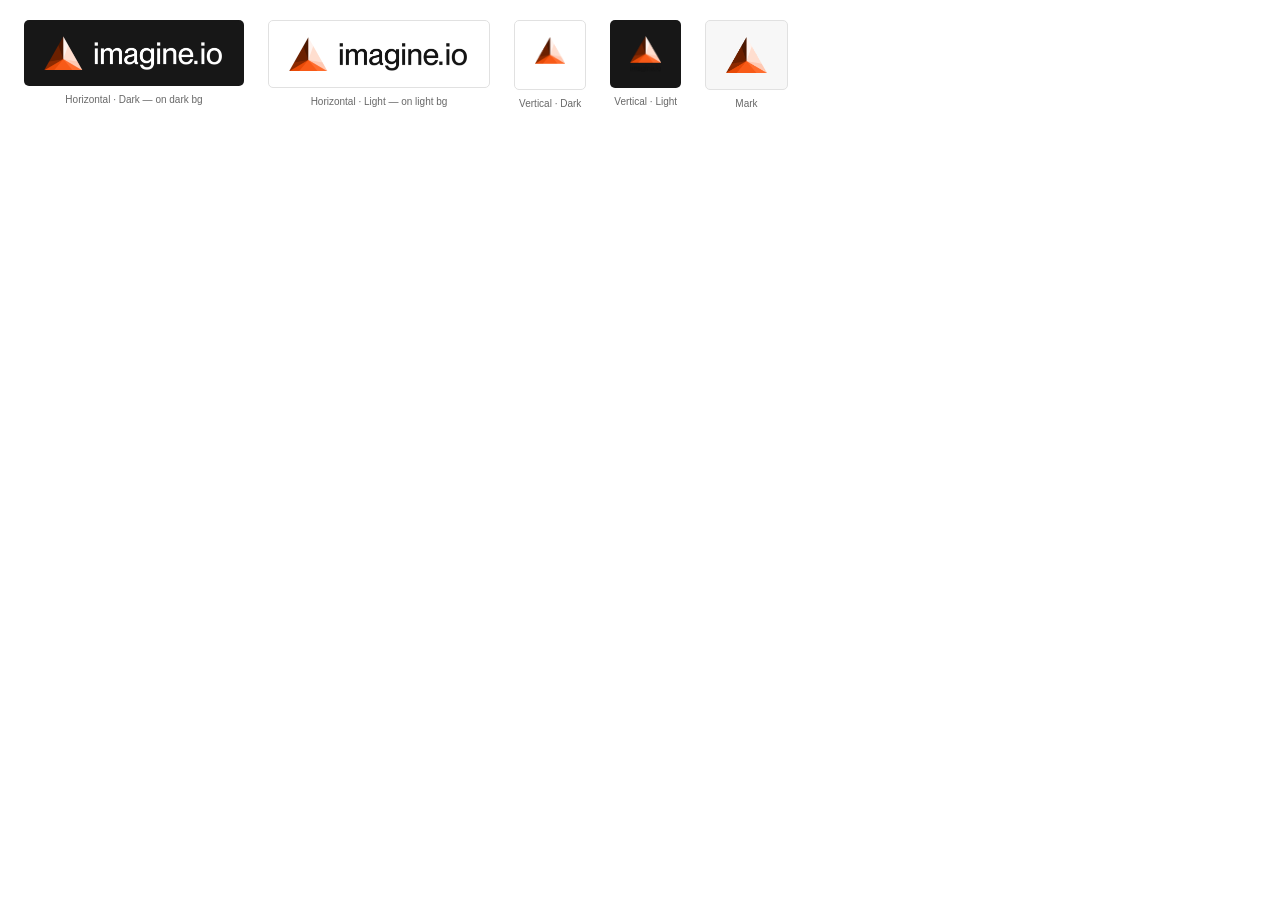
<file: preview/brand-logos.html>
<!DOCTYPE html>
<html>
<head>
<meta charset="utf-8">
<style>
  * { box-sizing: border-box; margin: 0; padding: 0; }
  body { font-family: sans-serif; background: #fff; padding: 20px 24px; }
  .row { display: flex; gap: 24px; align-items: flex-start; }
  .logo-cell { display: flex; flex-direction: column; gap: 8px; }
  .logo-bg { border-radius: 5px; padding: 16px 20px; display: flex; align-items: center; justify-content: center; }
  .logo-bg img { max-height: 36px; max-width: 180px; object-fit: contain; }
  .label { font-size: 10px; color: #686868; text-align: center; }
</style>
</head>
<body>
  <div class="row">
    <div class="logo-cell">
      <div class="logo-bg" style="background:#171717">
        <img src="../assets/logo-horizontal-dark.png" alt="Horizontal Dark">
      </div>
      <div class="label">Horizontal · Dark — on dark bg</div>
    </div>
    <div class="logo-cell">
      <div class="logo-bg" style="background:#ffffff;border:1px solid #e1e1e1">
        <img src="../assets/logo-horizontal-light.png" alt="Horizontal Light">
      </div>
      <div class="label">Horizontal · Light — on light bg</div>
    </div>
    <div class="logo-cell">
      <div class="logo-bg" style="background:#ffffff;border:1px solid #e1e1e1">
        <img src="../assets/logo-vertical-dark.png" alt="Vertical Dark">
      </div>
      <div class="label">Vertical · Dark</div>
    </div>
    <div class="logo-cell">
      <div class="logo-bg" style="background:#171717">
        <img src="../assets/logo-vertical-light.png" alt="Vertical Light">
      </div>
      <div class="label">Vertical · Light</div>
    </div>
    <div class="logo-cell">
      <div class="logo-bg" style="background:#f7f7f7;border:1px solid #e1e1e1">
        <img src="../assets/logo-mark.png" alt="Logo Mark">
      </div>
      <div class="label">Mark</div>
    </div>
  </div>
</body>
</html>
</file>
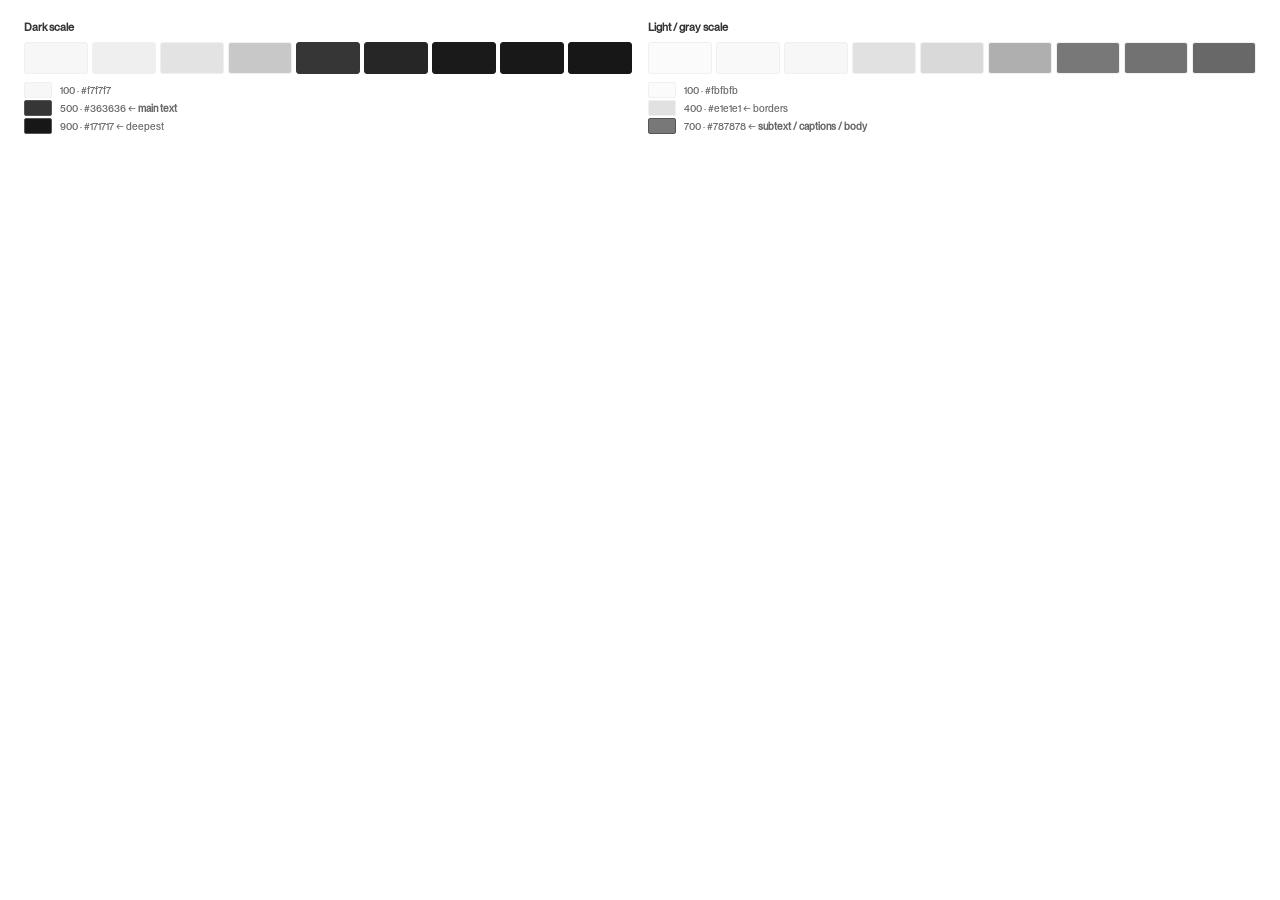
<file: preview/colors-neutrals.html>
<!DOCTYPE html>
<html>
<head>
<meta charset="utf-8">
<style>
  @font-face { font-family: "PP Neue Montreal"; src: url("../fonts/PPNeueMontreal-Medium.otf") format("opentype"); font-weight: 500; }
  * { box-sizing: border-box; margin: 0; padding: 0; }
  body { font-family: "PP Neue Montreal", sans-serif; background: #fff; padding: 20px 24px; }
  .row { display: flex; gap: 16px; }
  .col { flex: 1; }
  .col-label { font-size: 11px; font-weight: 600; color: #363636; margin-bottom: 8px; }
  .scale { display: flex; gap: 4px; margin-bottom: 8px; }
  .swatch { flex: 1; height: 32px; border-radius: 3px; border: 1px solid #f0f0f0; }
  .chips { display: flex; flex-direction: column; gap: 2px; }
  .chip { display: flex; align-items: center; gap: 8px; }
  .chip-sq { width: 28px; height: 16px; border-radius: 2px; border: 1px solid #f0f0f0; flex-shrink: 0; }
  .chip span { font-size: 10px; color: #686868; }
</style>
</head>
<body>
  <div class="row">
    <div class="col">
      <div class="col-label">Dark scale</div>
      <div class="scale">
        <div class="swatch" style="background:#f7f7f7"></div>
        <div class="swatch" style="background:#efefef"></div>
        <div class="swatch" style="background:#e3e3e3"></div>
        <div class="swatch" style="background:#c8c8c8"></div>
        <div class="swatch" style="background:#363636;border-color:#363636"></div>
        <div class="swatch" style="background:#262626;border-color:#262626"></div>
        <div class="swatch" style="background:#1a1a1a;border-color:#1a1a1a"></div>
        <div class="swatch" style="background:#181818;border-color:#181818"></div>
        <div class="swatch" style="background:#171717;border-color:#171717"></div>
      </div>
      <div class="chips">
        <div class="chip"><div class="chip-sq" style="background:#f7f7f7"></div><span>100 · #f7f7f7</span></div>
        <div class="chip"><div class="chip-sq" style="background:#363636;border-color:#555"></div><span>500 · #363636 ← <strong>main text</strong></span></div>
        <div class="chip"><div class="chip-sq" style="background:#171717;border-color:#555"></div><span>900 · #171717 ← deepest</span></div>
      </div>
    </div>
    <div class="col">
      <div class="col-label">Light / gray scale</div>
      <div class="scale">
        <div class="swatch" style="background:#fbfbfb"></div>
        <div class="swatch" style="background:#f9f9f9"></div>
        <div class="swatch" style="background:#f7f7f7"></div>
        <div class="swatch" style="background:#e1e1e1"></div>
        <div class="swatch" style="background:#d9d9d9"></div>
        <div class="swatch" style="background:#afafaf"></div>
        <div class="swatch" style="background:#787878"></div>
        <div class="swatch" style="background:#727272"></div>
        <div class="swatch" style="background:#686868"></div>
      </div>
      <div class="chips">
        <div class="chip"><div class="chip-sq" style="background:#fbfbfb"></div><span>100 · #fbfbfb</span></div>
        <div class="chip"><div class="chip-sq" style="background:#e1e1e1"></div><span>400 · #e1e1e1 ← borders</span></div>
        <div class="chip"><div class="chip-sq" style="background:#787878;border-color:#555"></div><span>700 · #787878 ← <strong>subtext / captions / body</strong></span></div>
      </div>
    </div>
  </div>
</body>
</html>
</file>
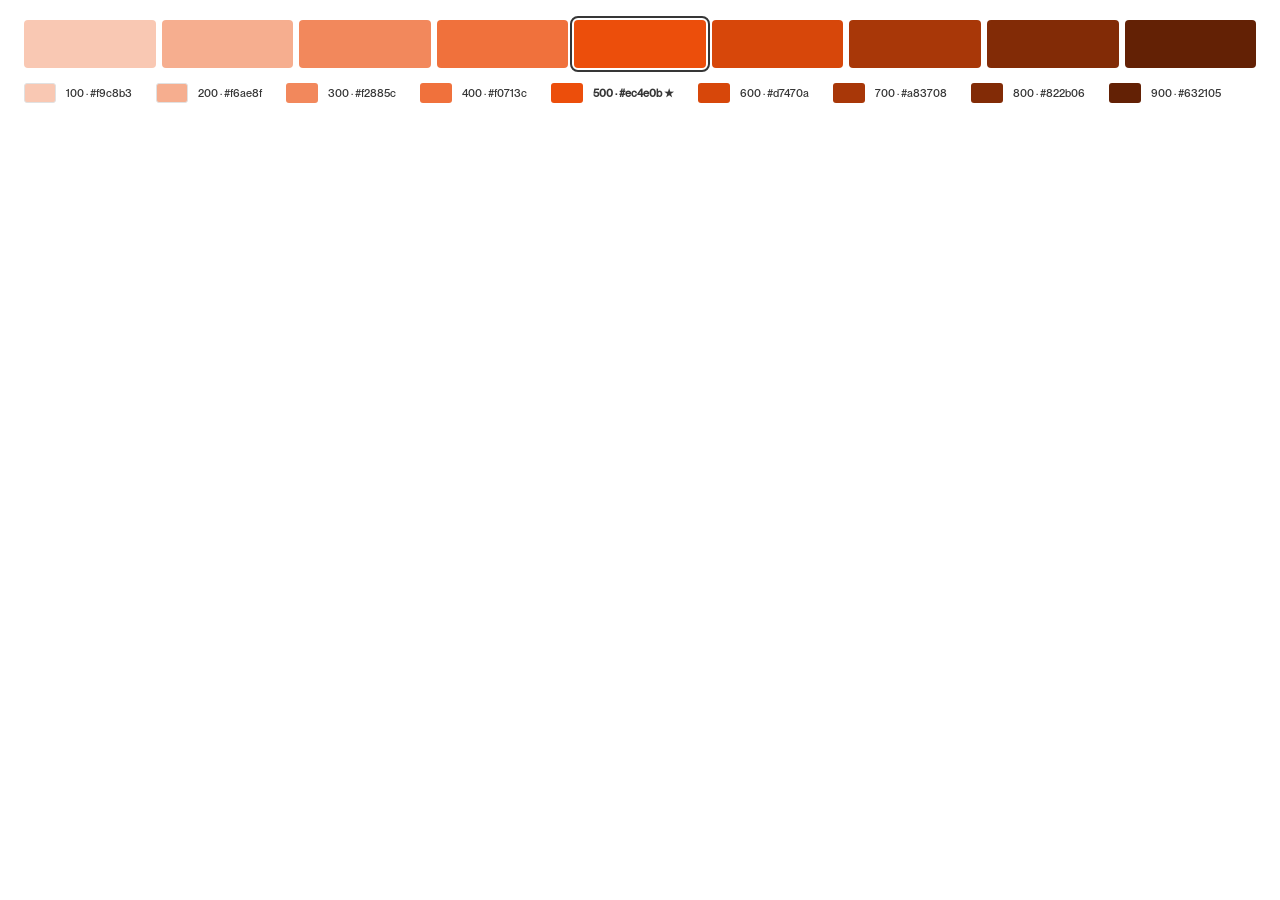
<file: preview/colors-papaya.html>
<!DOCTYPE html>
<html>
<head>
<meta charset="utf-8">
<style>
  @font-face { font-family: "PP Neue Montreal"; src: url("../fonts/PPNeueMontreal-Medium.otf") format("opentype"); font-weight: 500; }
  * { box-sizing: border-box; margin: 0; padding: 0; }
  body { font-family: "PP Neue Montreal", sans-serif; background: #fff; padding: 20px 24px; }
  .scale { display: flex; gap: 6px; }
  .swatch { flex: 1; height: 48px; border-radius: 4px; position: relative; }
  .row { display: flex; align-items: center; gap: 12px; margin-top: 10px; }
  .label { font-size: 11px; font-weight: 500; color: #363636; min-width: 90px; }
  .hex { font-size: 11px; color: #686868; }
  .scale-row { display: flex; flex-direction: column; gap: 0; }
  .chip { display: flex; align-items: center; gap: 10px; padding: 5px 0; }
  .chip-sq { width: 32px; height: 20px; border-radius: 3px; flex-shrink: 0; }
</style>
</head>
<body>
  <div class="scale">
    <div class="swatch" style="background:#f9c8b3;" title="100"></div>
    <div class="swatch" style="background:#f6ae8f;" title="200"></div>
    <div class="swatch" style="background:#f2885c;" title="300"></div>
    <div class="swatch" style="background:#f0713c;" title="400"></div>
    <div class="swatch" style="background:#ec4e0b; outline: 2px solid #363636; outline-offset: 2px;" title="500 ★"></div>
    <div class="swatch" style="background:#d7470a;" title="600"></div>
    <div class="swatch" style="background:#a83708;" title="700"></div>
    <div class="swatch" style="background:#822b06;" title="800"></div>
    <div class="swatch" style="background:#632105;" title="900"></div>
  </div>
  <div style="display:flex; gap: 24px; margin-top: 10px; flex-wrap: wrap;">
    <div class="chip"><div class="chip-sq" style="background:#f9c8b3;border:1px solid #e1e1e1"></div><span style="font-size:11px;color:#363636">100 · #f9c8b3</span></div>
    <div class="chip"><div class="chip-sq" style="background:#f6ae8f;border:1px solid #e1e1e1"></div><span style="font-size:11px;color:#363636">200 · #f6ae8f</span></div>
    <div class="chip"><div class="chip-sq" style="background:#f2885c;"></div><span style="font-size:11px;color:#363636">300 · #f2885c</span></div>
    <div class="chip"><div class="chip-sq" style="background:#f0713c;"></div><span style="font-size:11px;color:#363636">400 · #f0713c</span></div>
    <div class="chip"><div class="chip-sq" style="background:#ec4e0b;"></div><span style="font-size:11px;color:#363636;font-weight:600">500 · #ec4e0b ★</span></div>
    <div class="chip"><div class="chip-sq" style="background:#d7470a;"></div><span style="font-size:11px;color:#363636">600 · #d7470a</span></div>
    <div class="chip"><div class="chip-sq" style="background:#a83708;"></div><span style="font-size:11px;color:#363636">700 · #a83708</span></div>
    <div class="chip"><div class="chip-sq" style="background:#822b06;"></div><span style="font-size:11px;color:#363636">800 · #822b06</span></div>
    <div class="chip"><div class="chip-sq" style="background:#632105;"></div><span style="font-size:11px;color:#363636">900 · #632105</span></div>
  </div>
</body>
</html>
</file>
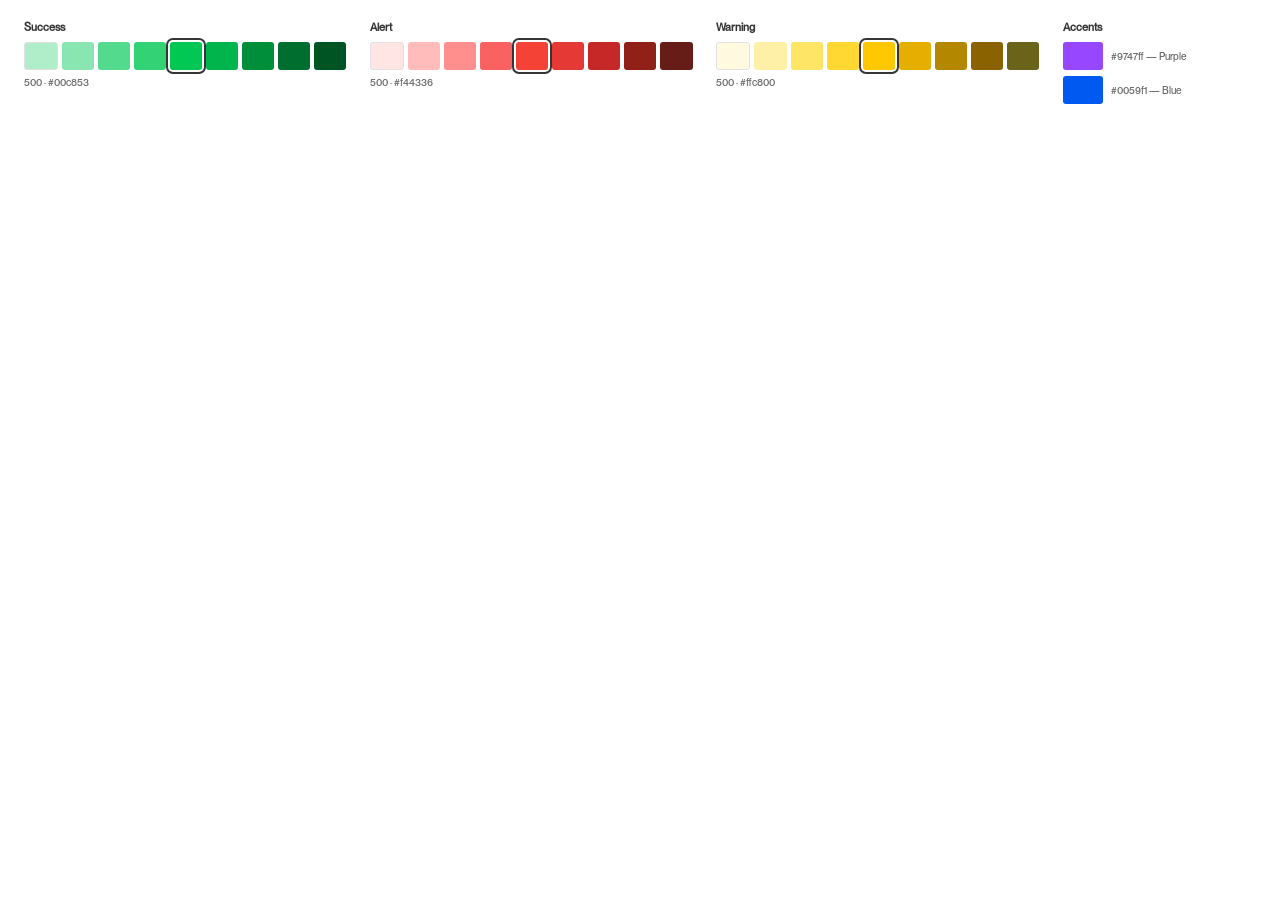
<file: preview/colors-semantic.html>
<!DOCTYPE html>
<html>
<head>
<meta charset="utf-8">
<style>
  @font-face { font-family: "PP Neue Montreal"; src: url("../fonts/PPNeueMontreal-Medium.otf") format("opentype"); font-weight: 500; }
  * { box-sizing: border-box; margin: 0; padding: 0; }
  body { font-family: "PP Neue Montreal", sans-serif; background: #fff; padding: 20px 24px; }
  .row { display: flex; gap: 24px; }
  .col { flex: 1; }
  .col-label { font-size: 11px; font-weight: 600; color: #363636; margin-bottom: 8px; }
  .scale { display: flex; gap: 4px; margin-bottom: 6px; }
  .swatch { flex: 1; height: 28px; border-radius: 3px; }
  .main { font-size: 10px; color: #686868; }
</style>
</head>
<body>
  <div class="row">
    <div class="col">
      <div class="col-label">Success</div>
      <div class="scale">
        <div class="swatch" style="background:#b0eeca;border:1px solid #e1e1e1"></div>
        <div class="swatch" style="background:#8ae6b0"></div>
        <div class="swatch" style="background:#54da8c"></div>
        <div class="swatch" style="background:#33d375"></div>
        <div class="swatch" style="background:#00c853;outline:2px solid #363636;outline-offset:2px"></div>
        <div class="swatch" style="background:#00b64c"></div>
        <div class="swatch" style="background:#008e3b"></div>
        <div class="swatch" style="background:#006e2e"></div>
        <div class="swatch" style="background:#005423"></div>
      </div>
      <div class="main">500 · #00c853</div>
    </div>
    <div class="col">
      <div class="col-label">Alert</div>
      <div class="scale">
        <div class="swatch" style="background:#ffe5e4;border:1px solid #e1e1e1"></div>
        <div class="swatch" style="background:#ffbcba"></div>
        <div class="swatch" style="background:#ff8f8c"></div>
        <div class="swatch" style="background:#f96260"></div>
        <div class="swatch" style="background:#f44336;outline:2px solid #363636;outline-offset:2px"></div>
        <div class="swatch" style="background:#e53935"></div>
        <div class="swatch" style="background:#c62828"></div>
        <div class="swatch" style="background:#912018"></div>
        <div class="swatch" style="background:#661c17"></div>
      </div>
      <div class="main">500 · #f44336</div>
    </div>
    <div class="col">
      <div class="col-label">Warning</div>
      <div class="scale">
        <div class="swatch" style="background:#fff9e0;border:1px solid #e1e1e1"></div>
        <div class="swatch" style="background:#fff0a8"></div>
        <div class="swatch" style="background:#ffe566"></div>
        <div class="swatch" style="background:#ffd932"></div>
        <div class="swatch" style="background:#ffc800;outline:2px solid #363636;outline-offset:2px"></div>
        <div class="swatch" style="background:#e6af00"></div>
        <div class="swatch" style="background:#b38700"></div>
        <div class="swatch" style="background:#8a6200"></div>
        <div class="swatch" style="background:#6b6319"></div>
      </div>
      <div class="main">500 · #ffc800</div>
    </div>
    <div class="col" style="flex:0.6">
      <div class="col-label">Accents</div>
      <div style="display:flex;flex-direction:column;gap:6px;">
        <div style="display:flex;align-items:center;gap:8px">
          <div style="width:40px;height:28px;border-radius:3px;background:#9747ff"></div>
          <span style="font-size:10px;color:#686868">#9747ff — Purple</span>
        </div>
        <div style="display:flex;align-items:center;gap:8px">
          <div style="width:40px;height:28px;border-radius:3px;background:#0059f1"></div>
          <span style="font-size:10px;color:#686868">#0059f1 — Blue</span>
        </div>
      </div>
    </div>
  </div>
</body>
</html>
</file>
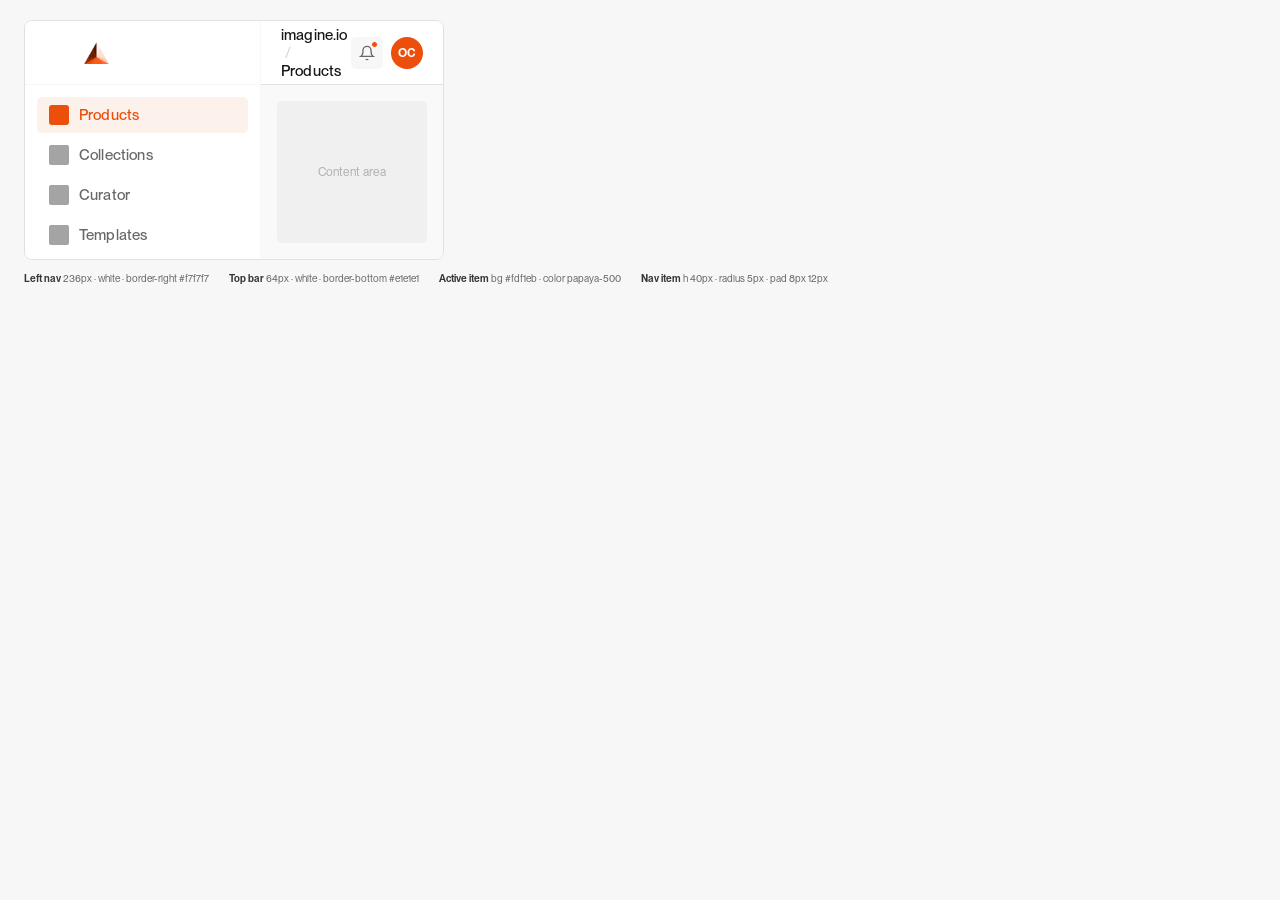
<file: preview/components-app-shell.html>
<!DOCTYPE html>
<html>
<head>
<meta charset="utf-8">
<style>
  @font-face { font-family: "PP Neue Montreal"; src: url("../fonts/PPNeueMontreal-Regular.otf") format("opentype"); font-weight: 400; }
  @font-face { font-family: "PP Neue Montreal"; src: url("../fonts/PPNeueMontreal-Medium.otf") format("opentype"); font-weight: 500; }
  @font-face { font-family: "PP Neue Montreal"; src: url("../fonts/PPNeueMontreal-SemiBold.otf") format("opentype"); font-weight: 600; }
  * { box-sizing: border-box; margin: 0; padding: 0; }
  body { font-family: "PP Neue Montreal", sans-serif; background: #f7f7f7; padding: 20px 24px; }
  .frame { display: flex; border-radius: 8px; overflow: hidden; border: 1px solid #e1e1e1; background: #fff; height: 240px; width: 420px; }

  /* Left Nav */
  .nav { width: 236px; min-width: 236px; background: #fff; border-right: 1px solid #f7f7f7; display: flex; flex-direction: column; justify-content: space-between; }
  .nav-logo { height: 64px; display: flex; align-items: center; justify-content: center; padding: 0 24px; border-bottom: 1px solid #f7f7f7; }
  .nav-logo img { height: 22px; }
  .nav-items { padding: 12px; display: flex; flex-direction: column; gap: 4px; flex: 1; }
  .nav-item { display: flex; align-items: center; gap: 10px; padding: 8px 12px; border-radius: 5px; font-size: 15px; font-weight: 500; letter-spacing: 0.01em; color: #686868; cursor: pointer; }
  .nav-item:hover { background: #f7f7f7; color: #363636; }
  .nav-item.active { background: #fdf1eb; color: #ec4e0b; }
  .nav-icon { width: 20px; height: 20px; background: currentColor; border-radius: 2px; opacity: 0.6; flex-shrink: 0; }
  .nav-bottom { padding: 12px; display: flex; flex-direction: column; gap: 4px; border-top: 1px solid #f7f7f7; }

  /* Main area */
  .main { flex: 1; display: flex; flex-direction: column; min-width: 0; }
  .topbar { height: 64px; min-height: 64px; border-bottom: 1px solid #e1e1e1; display: flex; align-items: center; justify-content: space-between; padding: 0 20px; background: #fff; }
  .topbar-left { display: flex; align-items: center; gap: 8px; }
  .breadcrumb { font-size: 15px; font-weight: 500; color: #171717; letter-spacing: 0.01em; }
  .breadcrumb-sep { color: #d9d9d9; margin: 0 4px; }
  .topbar-right { display: flex; align-items: center; gap: 8px; }
  .avatar { width: 32px; height: 32px; border-radius: 50%; background: #ec4e0b; display: flex; align-items: center; justify-content: center; font-size: 12px; font-weight: 600; color: #fff; }
  .notif-btn { width: 32px; height: 32px; border-radius: 5px; background: #f7f7f7; display: flex; align-items: center; justify-content: center; cursor: pointer; position: relative; }
  .notif-dot { width: 7px; height: 7px; border-radius: 50%; background: #ec4e0b; position: absolute; top: 4px; right: 5px; border: 1.5px solid #fff; }
  .content { flex: 1; background: #f9f9f9; padding: 16px; }
  .content-placeholder { background: #f0f0f0; border-radius: 5px; height: 100%; display: flex; align-items: center; justify-content: center; font-size: 12px; color: #afafaf; }

  .spec { margin-top: 12px; display: flex; gap: 20px; flex-wrap: wrap; }
  .spec-item { font-size: 10px; color: #686868; }
  .spec-item strong { color: #363636; font-weight: 600; }
</style>
</head>
<body>
  <div class="frame">
    <div class="nav">
      <div>
        <div class="nav-logo">
          <img src="../assets/logo-horizontal-dark.png" alt="imagine.io">
        </div>
        <div class="nav-items">
          <div class="nav-item active">
            <div class="nav-icon" style="background:#ec4e0b;opacity:1;border-radius:3px"></div>
            Products
          </div>
          <div class="nav-item">
            <div class="nav-icon"></div>
            Collections
          </div>
          <div class="nav-item">
            <div class="nav-icon"></div>
            Curator
          </div>
          <div class="nav-item">
            <div class="nav-icon"></div>
            Templates
          </div>
          <div class="nav-item">
            <div class="nav-icon"></div>
            Automation
          </div>
        </div>
      </div>
      <div class="nav-bottom">
        <div class="nav-item"><div class="nav-icon"></div>My plan</div>
        <div class="nav-item"><div class="nav-icon"></div>Settings</div>
      </div>
    </div>
    <div class="main">
      <div class="topbar">
        <div class="topbar-left">
          <span class="breadcrumb">imagine.io <span class="breadcrumb-sep">/</span> Products</span>
        </div>
        <div class="topbar-right">
          <div class="notif-btn"><div class="notif-dot"></div>
            <svg width="16" height="16" viewBox="0 0 24 24" fill="none" stroke="#686868" stroke-width="2"><path d="M18 8A6 6 0 0 0 6 8c0 7-3 9-3 9h18s-3-2-3-9"/><path d="M13.73 21a2 2 0 0 1-3.46 0"/></svg>
          </div>
          <div class="avatar">OC</div>
        </div>
      </div>
      <div class="content">
        <div class="content-placeholder">Content area</div>
      </div>
    </div>
  </div>
  <div class="spec">
    <div class="spec-item"><strong>Left nav</strong> 236px · white · border-right #f7f7f7</div>
    <div class="spec-item"><strong>Top bar</strong> 64px · white · border-bottom #e1e1e1</div>
    <div class="spec-item"><strong>Active item</strong> bg #fdf1eb · color papaya-500</div>
    <div class="spec-item"><strong>Nav item</strong> h 40px · radius 5px · pad 8px 12px</div>
  </div>
</body>
</html>
</file>
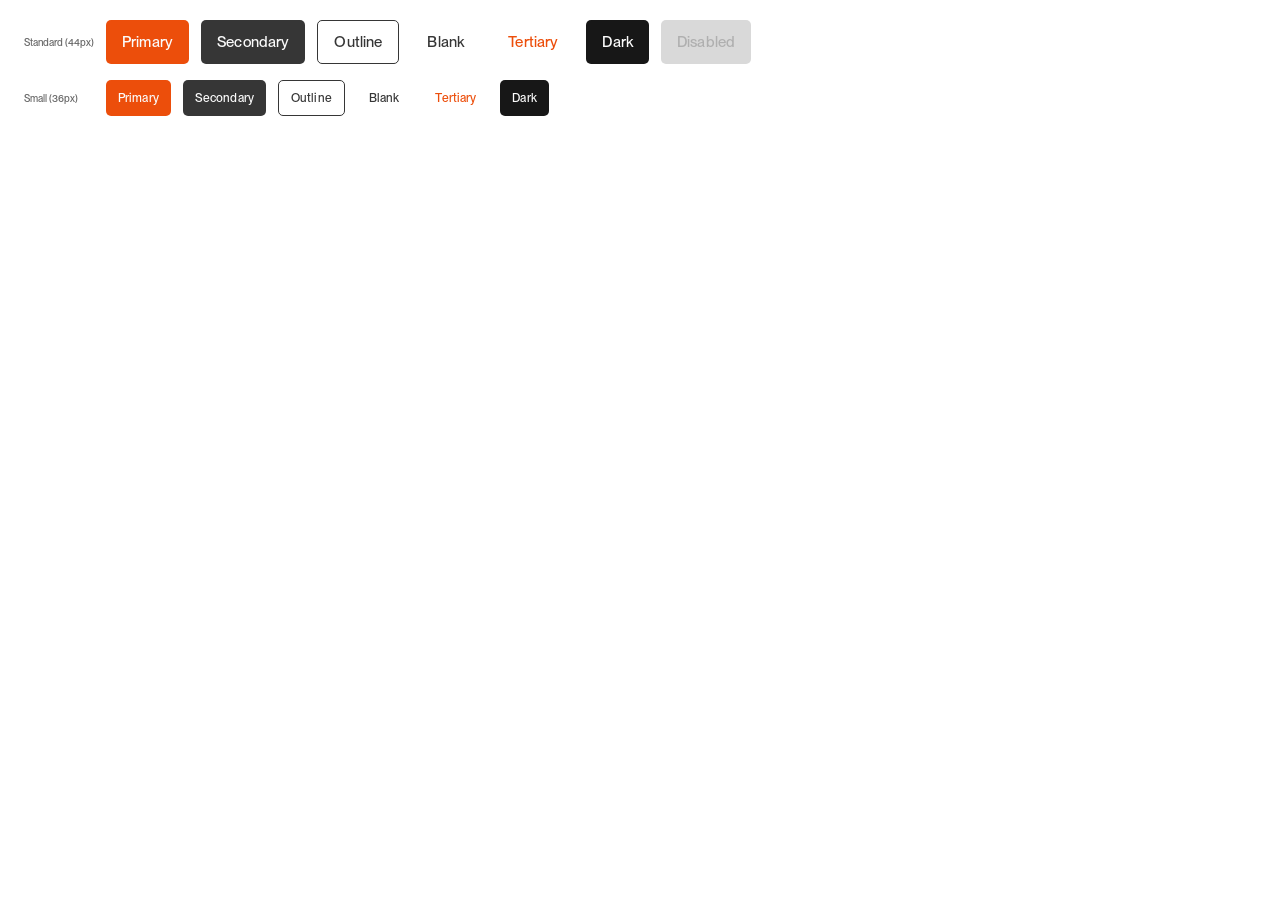
<file: preview/components-buttons.html>
<!DOCTYPE html>
<html>
<head>
<meta charset="utf-8">
<style>
  @font-face { font-family: "PP Neue Montreal"; src: url("../fonts/PPNeueMontreal-Medium.otf") format("opentype"); font-weight: 500; }
  * { box-sizing: border-box; margin: 0; padding: 0; }
  body { font-family: "PP Neue Montreal", sans-serif; background: #fff; padding: 20px 24px; }
  .row { display: flex; align-items: center; gap: 12px; margin-bottom: 16px; flex-wrap: wrap; }
  .label { font-size: 10px; color: #686868; min-width: 70px; }
  button { font-family: "PP Neue Montreal", sans-serif; font-weight: 500; font-size: 15px; letter-spacing: 0.01em; border: none; cursor: pointer; border-radius: 5px; height: 44px; padding: 0 16px; line-height: 1.4; }
  button.sm { height: 36px; font-size: 12px; padding: 0 12px; }
  .primary { background: #ec4e0b; color: #fbfbfb; }
  .primary:hover { background: #d7470a; }
  .secondary { background: #363636; color: #fbfbfb; }
  .outline { background: transparent; color: #363636; border: 1px solid #363636; }
  .blank { background: transparent; color: #363636; }
  .tertiary { background: transparent; color: #ec4e0b; }
  .dark-btn { background: #171717; color: #fbfbfb; }
  .disabled { background: #d9d9d9; color: #afafaf; cursor: not-allowed; }
</style>
</head>
<body>
  <div class="row">
    <span class="label">Standard (44px)</span>
    <button class="primary">Primary</button>
    <button class="secondary">Secondary</button>
    <button class="outline">Outline</button>
    <button class="blank">Blank</button>
    <button class="tertiary">Tertiary</button>
    <button class="dark-btn">Dark</button>
    <button class="primary disabled" disabled>Disabled</button>
  </div>
  <div class="row">
    <span class="label">Small (36px)</span>
    <button class="primary sm">Primary</button>
    <button class="secondary sm">Secondary</button>
    <button class="outline sm">Outline</button>
    <button class="blank sm">Blank</button>
    <button class="tertiary sm">Tertiary</button>
    <button class="dark-btn sm">Dark</button>
  </div>
</body>
</html>
</file>
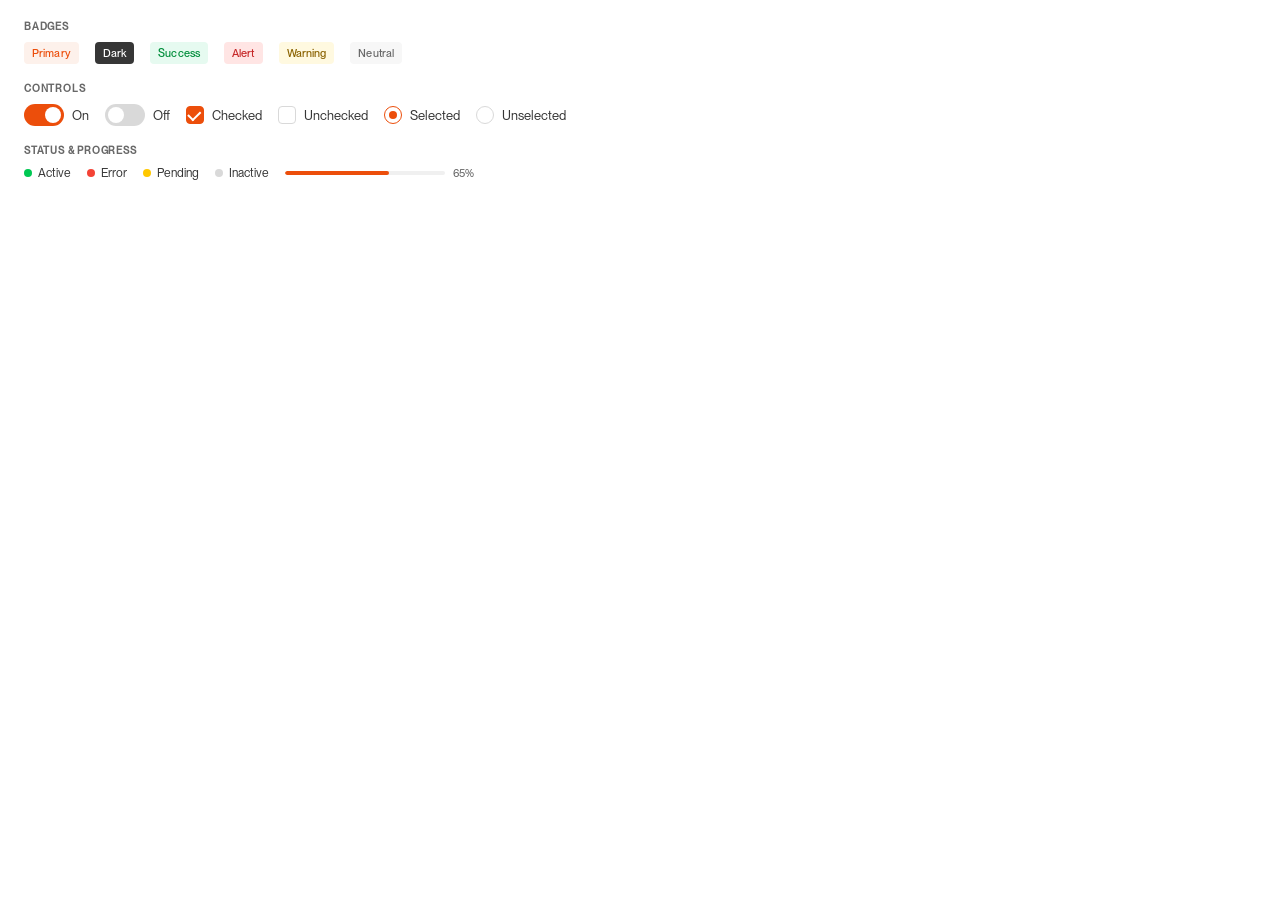
<file: preview/components-indicators.html>
<!DOCTYPE html>
<html>
<head>
<meta charset="utf-8">
<style>
  @font-face { font-family: "PP Neue Montreal"; src: url("../fonts/PPNeueMontreal-Medium.otf") format("opentype"); font-weight: 500; }
  @font-face { font-family: "PP Neue Montreal"; src: url("../fonts/PPNeueMontreal-Regular.otf") format("opentype"); font-weight: 400; }
  * { box-sizing: border-box; margin: 0; padding: 0; }
  body { font-family: "PP Neue Montreal", sans-serif; background: #fff; padding: 20px 24px; }
  .section { margin-bottom: 18px; }
  .section-label { font-size: 10px; font-weight: 600; color: #686868; text-transform: uppercase; letter-spacing: 0.08em; margin-bottom: 10px; }
  .row { display: flex; align-items: center; gap: 16px; flex-wrap: wrap; }

  /* Badges / chips */
  .badge { display: inline-flex; align-items: center; height: 22px; padding: 0 8px; border-radius: 4px; font-size: 11px; font-weight: 500; letter-spacing: 0.01em; }
  .badge-primary { background: #fdf1eb; color: #ec4e0b; }
  .badge-dark { background: #363636; color: #fff; }
  .badge-success { background: #e6faf0; color: #008e3b; }
  .badge-alert { background: #ffe5e4; color: #c62828; }
  .badge-warning { background: #fff9e0; color: #8a6200; }
  .badge-neutral { background: #f7f7f7; color: #686868; }

  /* Toggle */
  .toggle-wrap { display: flex; align-items: center; gap: 8px; }
  .toggle { width: 40px; height: 22px; border-radius: 11px; position: relative; cursor: pointer; transition: background 0.2s; }
  .toggle.on { background: #ec4e0b; }
  .toggle.off { background: #d9d9d9; }
  .toggle-thumb { width: 16px; height: 16px; border-radius: 50%; background: #fff; position: absolute; top: 3px; transition: left 0.2s; }
  .toggle.on .toggle-thumb { left: 21px; }
  .toggle.off .toggle-thumb { left: 3px; }
  .toggle-label { font-size: 13px; color: #363636; }

  /* Checkbox */
  .checkbox { width: 18px; height: 18px; border-radius: 4px; border: 1.5px solid #d9d9d9; display: flex; align-items: center; justify-content: center; cursor: pointer; }
  .checkbox.checked { background: #ec4e0b; border-color: #ec4e0b; }
  .checkbox.checked::after { content: ''; width: 10px; height: 6px; border-left: 2px solid #fff; border-bottom: 2px solid #fff; transform: rotate(-45deg) translateY(-1px); display: block; }

  /* Radio */
  .radio { width: 18px; height: 18px; border-radius: 50%; border: 1.5px solid #d9d9d9; display: flex; align-items: center; justify-content: center; cursor: pointer; }
  .radio.checked { border-color: #ec4e0b; }
  .radio.checked::after { content: ''; width: 8px; height: 8px; border-radius: 50%; background: #ec4e0b; display: block; }

  /* Status dots */
  .status { display: flex; align-items: center; gap: 6px; font-size: 12px; color: #363636; }
  .dot { width: 8px; height: 8px; border-radius: 50%; }

  /* Progress */
  .progress-bar { width: 160px; height: 4px; background: #f0f0f0; border-radius: 2px; overflow: hidden; }
  .progress-fill { height: 100%; border-radius: 2px; background: #ec4e0b; }
</style>
</head>
<body>
  <div class="section">
    <div class="section-label">Badges</div>
    <div class="row">
      <span class="badge badge-primary">Primary</span>
      <span class="badge badge-dark">Dark</span>
      <span class="badge badge-success">Success</span>
      <span class="badge badge-alert">Alert</span>
      <span class="badge badge-warning">Warning</span>
      <span class="badge badge-neutral">Neutral</span>
    </div>
  </div>
  <div class="section">
    <div class="section-label">Controls</div>
    <div class="row">
      <div class="toggle-wrap"><div class="toggle on"><div class="toggle-thumb"></div></div><span class="toggle-label">On</span></div>
      <div class="toggle-wrap"><div class="toggle off"><div class="toggle-thumb"></div></div><span class="toggle-label">Off</span></div>
      <div style="display:flex;align-items:center;gap:8px"><div class="checkbox checked"></div><span style="font-size:13px;color:#363636">Checked</span></div>
      <div style="display:flex;align-items:center;gap:8px"><div class="checkbox"></div><span style="font-size:13px;color:#363636">Unchecked</span></div>
      <div style="display:flex;align-items:center;gap:8px"><div class="radio checked"></div><span style="font-size:13px;color:#363636">Selected</span></div>
      <div style="display:flex;align-items:center;gap:8px"><div class="radio"></div><span style="font-size:13px;color:#363636">Unselected</span></div>
    </div>
  </div>
  <div class="section" style="margin-bottom:0">
    <div class="section-label">Status &amp; Progress</div>
    <div class="row">
      <div class="status"><div class="dot" style="background:#00c853"></div>Active</div>
      <div class="status"><div class="dot" style="background:#f44336"></div>Error</div>
      <div class="status"><div class="dot" style="background:#ffc800"></div>Pending</div>
      <div class="status"><div class="dot" style="background:#d9d9d9"></div>Inactive</div>
      <div style="display:flex;align-items:center;gap:8px">
        <div class="progress-bar"><div class="progress-fill" style="width:65%"></div></div>
        <span style="font-size:11px;color:#686868">65%</span>
      </div>
    </div>
  </div>
</body>
</html>
</file>
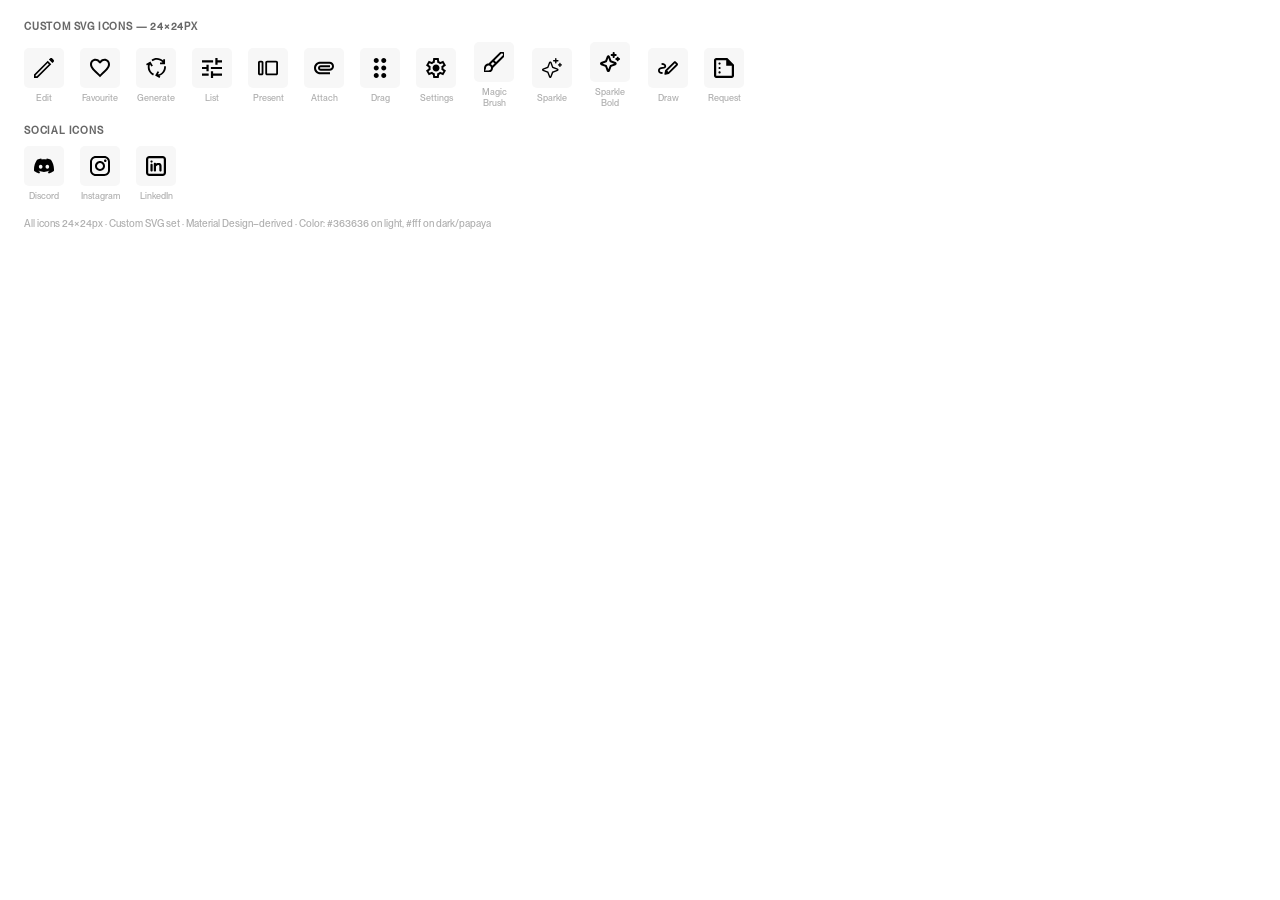
<file: preview/iconography.html>
<!DOCTYPE html>
<html>
<head>
<meta charset="utf-8">
<style>
  @font-face { font-family: "PP Neue Montreal"; src: url("../fonts/PPNeueMontreal-Medium.otf") format("opentype"); font-weight: 500; }
  * { box-sizing: border-box; margin: 0; padding: 0; }
  body { font-family: "PP Neue Montreal", sans-serif; background: #fff; padding: 20px 24px; }
  .section { margin-bottom: 16px; }
  .section-label { font-size: 10px; font-weight: 600; color: #686868; text-transform: uppercase; letter-spacing: 0.08em; margin-bottom: 10px; }
  .icons { display: flex; gap: 16px; flex-wrap: wrap; align-items: center; }
  .icon-item { display: flex; flex-direction: column; align-items: center; gap: 4px; }
  .icon-box { width: 40px; height: 40px; border-radius: 5px; background: #f7f7f7; display: flex; align-items: center; justify-content: center; }
  .icon-box img { width: 20px; height: 20px; }
  .icon-name { font-size: 9px; color: #afafaf; text-align: center; max-width: 44px; }
  /* Inline SVG icons */
  .icon-svg { width: 24px; height: 24px; fill: #363636; }
</style>
</head>
<body>
  <div class="section">
    <div class="section-label">Custom SVG icons — 24×24px</div>
    <div class="icons">
      <div class="icon-item"><div class="icon-box"><img src="../assets/icons/edit.svg" alt="edit" style="filter:brightness(0.2)"></div><div class="icon-name">Edit</div></div>
      <div class="icon-item"><div class="icon-box"><img src="../assets/icons/favourite.svg" alt="fav" style="filter:brightness(0.2)"></div><div class="icon-name">Favourite</div></div>
      <div class="icon-item"><div class="icon-box"><img src="../assets/icons/generate.svg" alt="gen" style="filter:brightness(0.2)"></div><div class="icon-name">Generate</div></div>
      <div class="icon-item"><div class="icon-box"><img src="../assets/icons/list.svg" alt="list" style="filter:brightness(0.2)"></div><div class="icon-name">List</div></div>
      <div class="icon-item"><div class="icon-box"><img src="../assets/icons/present.svg" alt="present" style="filter:brightness(0.2)"></div><div class="icon-name">Present</div></div>
      <div class="icon-item"><div class="icon-box"><img src="../assets/icons/attach.svg" alt="attach" style="filter:brightness(0.2)"></div><div class="icon-name">Attach</div></div>
      <div class="icon-item"><div class="icon-box"><img src="../assets/icons/drag.svg" alt="drag" style="filter:brightness(0.2)"></div><div class="icon-name">Drag</div></div>
      <div class="icon-item"><div class="icon-box"><img src="../assets/icons/settings.svg" alt="settings" style="filter:brightness(0.2)"></div><div class="icon-name">Settings</div></div>
      <div class="icon-item"><div class="icon-box"><img src="../assets/icons/magic-brush.svg" alt="magic" style="filter:brightness(0.2)"></div><div class="icon-name">Magic Brush</div></div>
      <div class="icon-item"><div class="icon-box"><img src="../assets/icons/sparkle.svg" alt="sparkle" style="filter:brightness(0)"></div><div class="icon-name">Sparkle</div></div>
      <div class="icon-item"><div class="icon-box"><img src="../assets/icons/sparkle-bold.svg" alt="sparkle-bold" style="filter:brightness(0)"></div><div class="icon-name">Sparkle Bold</div></div>
      <div class="icon-item"><div class="icon-box"><img src="../assets/icons/draw.svg" alt="draw" style="filter:brightness(0.2)"></div><div class="icon-name">Draw</div></div>
      <div class="icon-item"><div class="icon-box"><img src="../assets/icons/request.svg" alt="request" style="filter:brightness(0.2)"></div><div class="icon-name">Request</div></div>
    </div>
  </div>
  <div class="section">
    <div class="section-label">Social icons</div>
    <div class="icons">
      <div class="icon-item"><div class="icon-box"><img src="../assets/icons/discord.svg" alt="discord" style="filter:brightness(0)"></div><div class="icon-name">Discord</div></div>
      <div class="icon-item"><div class="icon-box"><img src="../assets/icons/instagram.svg" alt="instagram" style="filter:brightness(0)"></div><div class="icon-name">Instagram</div></div>
      <div class="icon-item"><div class="icon-box"><img src="../assets/icons/linkedin.svg" alt="linkedin" style="filter:brightness(0)"></div><div class="icon-name">LinkedIn</div></div>
    </div>
  </div>
  <div style="font-size:10px;color:#afafaf;margin-top:4px">All icons 24×24px · Custom SVG set · Material Design–derived · Color: #363636 on light, #fff on dark/papaya</div>
</body>
</html>
</file>
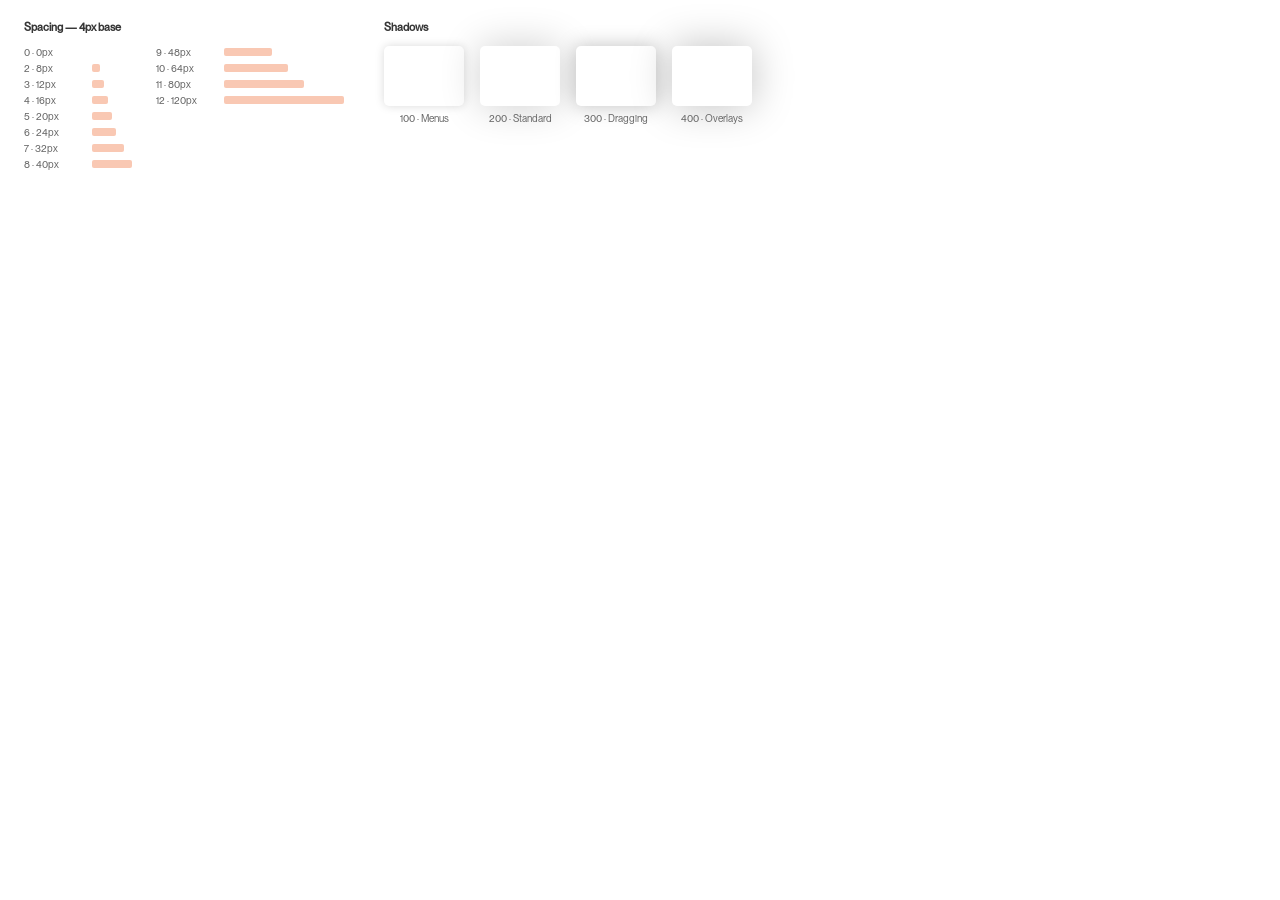
<file: preview/spacing-shadows.html>
<!DOCTYPE html>
<html>
<head>
<meta charset="utf-8">
<style>
  @font-face { font-family: "PP Neue Montreal"; src: url("../fonts/PPNeueMontreal-Medium.otf") format("opentype"); font-weight: 500; }
  @font-face { font-family: "PP Neue Montreal"; src: url("../fonts/PPNeueMontreal-Regular.otf") format("opentype"); font-weight: 400; }
  * { box-sizing: border-box; margin: 0; padding: 0; }
  body { font-family: "PP Neue Montreal", sans-serif; background: #fff; padding: 20px 24px; }
  .wrap { display: flex; gap: 40px; }
  .section-label { font-size: 11px; font-weight: 600; color: #363636; margin-bottom: 12px; }
  .spacing-row { display: flex; align-items: center; gap: 8px; margin-bottom: 4px; }
  .bar { background: #f9c8b3; height: 8px; border-radius: 2px; }
  .sp-label { font-size: 10px; color: #686868; min-width: 60px; }
  .shadow-grid { display: flex; gap: 16px; flex-wrap: wrap; }
  .shadow-box { width: 80px; height: 60px; border-radius: 5px; background: #fff; display: flex; flex-direction: column; align-items: center; justify-content: center; }
  .shadow-name { font-size: 10px; color: #686868; margin-top: 6px; }
</style>
</head>
<body>
<div class="wrap">
  <div>
    <div class="section-label">Spacing — 4px base</div>
    <div style="display:flex;gap:24px">
      <div>
        <div class="spacing-row"><div class="sp-label">0 · 0px</div><div class="bar" style="width:0"></div></div>
        <div class="spacing-row"><div class="sp-label">2 · 8px</div><div class="bar" style="width:8px"></div></div>
        <div class="spacing-row"><div class="sp-label">3 · 12px</div><div class="bar" style="width:12px"></div></div>
        <div class="spacing-row"><div class="sp-label">4 · 16px</div><div class="bar" style="width:16px"></div></div>
        <div class="spacing-row"><div class="sp-label">5 · 20px</div><div class="bar" style="width:20px"></div></div>
        <div class="spacing-row"><div class="sp-label">6 · 24px</div><div class="bar" style="width:24px"></div></div>
        <div class="spacing-row"><div class="sp-label">7 · 32px</div><div class="bar" style="width:32px"></div></div>
        <div class="spacing-row"><div class="sp-label">8 · 40px</div><div class="bar" style="width:40px"></div></div>
      </div>
      <div>
        <div class="spacing-row"><div class="sp-label">9 · 48px</div><div class="bar" style="width:48px"></div></div>
        <div class="spacing-row"><div class="sp-label">10 · 64px</div><div class="bar" style="width:64px"></div></div>
        <div class="spacing-row"><div class="sp-label">11 · 80px</div><div class="bar" style="width:80px"></div></div>
        <div class="spacing-row"><div class="sp-label">12 · 120px</div><div class="bar" style="width:120px"></div></div>
      </div>
    </div>
  </div>
  <div>
    <div class="section-label">Shadows</div>
    <div class="shadow-grid">
      <div style="text-align:center">
        <div class="shadow-box" style="box-shadow:0px 0px 10px rgba(0,0,0,0.15)"></div>
        <div class="shadow-name">100 · Menus</div>
      </div>
      <div style="text-align:center">
        <div class="shadow-box" style="box-shadow:0px 0px 40px rgba(0,0,0,0.20)"></div>
        <div class="shadow-name">200 · Standard</div>
      </div>
      <div style="text-align:center">
        <div class="shadow-box" style="box-shadow:0px 0px 20px rgba(0,0,0,0.25)"></div>
        <div class="shadow-name">300 · Dragging</div>
      </div>
      <div style="text-align:center">
        <div class="shadow-box" style="box-shadow:0px 0px 40px rgba(0,0,0,0.25)"></div>
        <div class="shadow-name">400 · Overlays</div>
      </div>
    </div>
  </div>
</div>
</body>
</html>
</file>
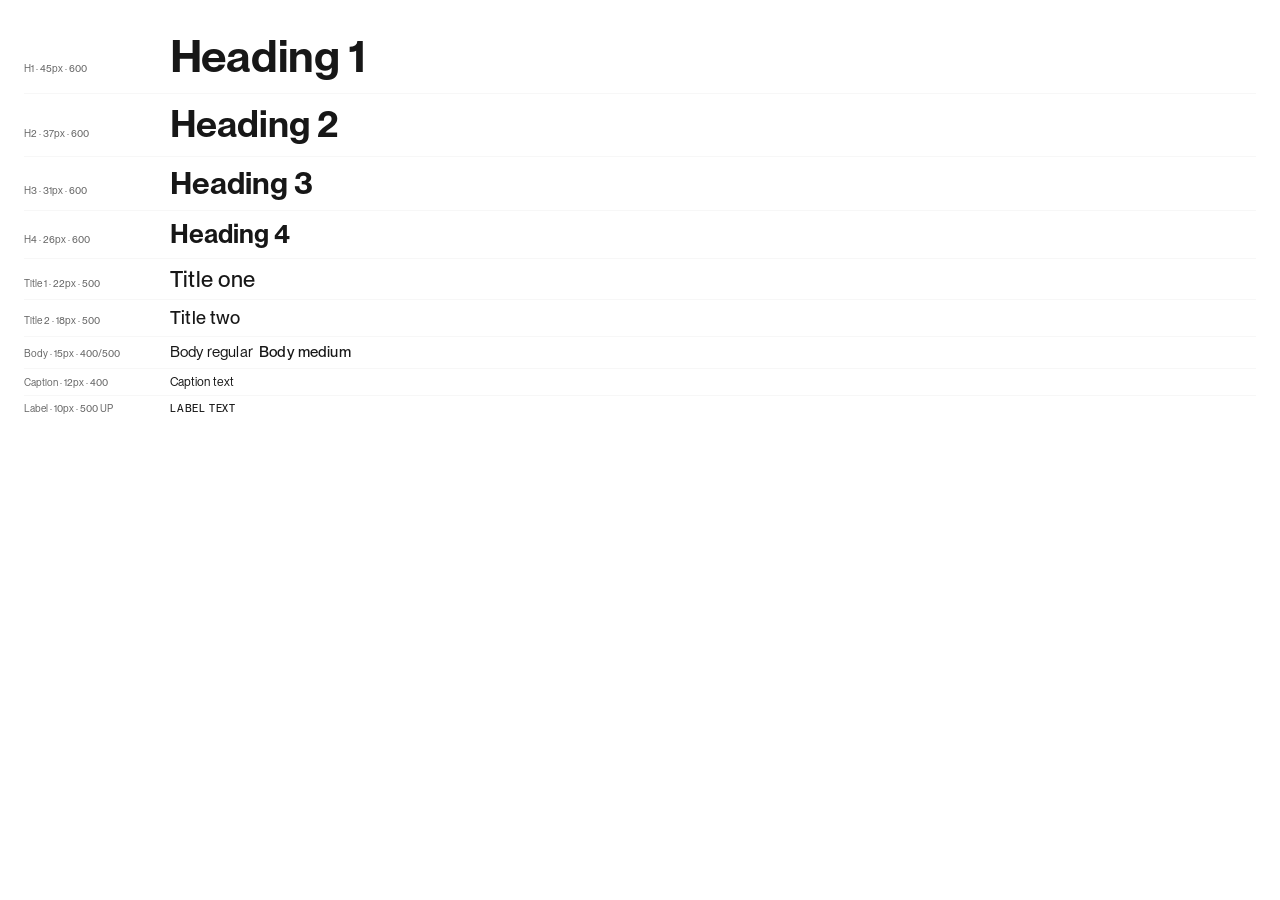
<file: preview/type-scale.html>
<!DOCTYPE html>
<html>
<head>
<meta charset="utf-8">
<style>
  @font-face { font-family: "PP Neue Montreal"; src: url("../fonts/PPNeueMontreal-Regular.otf") format("opentype"); font-weight: 400; }
  @font-face { font-family: "PP Neue Montreal"; src: url("../fonts/PPNeueMontreal-Medium.otf") format("opentype"); font-weight: 500; }
  @font-face { font-family: "PP Neue Montreal"; src: url("../fonts/PPNeueMontreal-SemiBold.otf") format("opentype"); font-weight: 600; }
  * { box-sizing: border-box; margin: 0; padding: 0; }
  body { font-family: "PP Neue Montreal", sans-serif; background: #fff; padding: 20px 24px; }
  .row { display: flex; align-items: baseline; gap: 16px; padding: 5px 0; border-bottom: 1px solid #f7f7f7; }
  .meta { min-width: 130px; font-size: 10px; color: #686868; }
  .sample { color: #171717; line-height: 1.4; }
</style>
</head>
<body>
  <div class="row">
    <div class="meta">H1 · 45px · 600</div>
    <div class="sample" style="font-size:45px;font-weight:600">Heading 1</div>
  </div>
  <div class="row">
    <div class="meta">H2 · 37px · 600</div>
    <div class="sample" style="font-size:37px;font-weight:600">Heading 2</div>
  </div>
  <div class="row">
    <div class="meta">H3 · 31px · 600</div>
    <div class="sample" style="font-size:31px;font-weight:600">Heading 3</div>
  </div>
  <div class="row">
    <div class="meta">H4 · 26px · 600</div>
    <div class="sample" style="font-size:26px;font-weight:600">Heading 4</div>
  </div>
  <div class="row">
    <div class="meta">Title 1 · 22px · 500</div>
    <div class="sample" style="font-size:22px;font-weight:500;letter-spacing:0.01em">Title one</div>
  </div>
  <div class="row">
    <div class="meta">Title 2 · 18px · 500</div>
    <div class="sample" style="font-size:18px;font-weight:500;letter-spacing:0.01em">Title two</div>
  </div>
  <div class="row">
    <div class="meta">Body · 15px · 400/500</div>
    <div class="sample" style="font-size:15px;font-weight:400;letter-spacing:0.01em">Body regular &nbsp;<span style="font-weight:500">Body medium</span></div>
  </div>
  <div class="row">
    <div class="meta">Caption · 12px · 400</div>
    <div class="sample" style="font-size:12px;font-weight:400">Caption text</div>
  </div>
  <div class="row" style="border-bottom:none">
    <div class="meta">Label · 10px · 500 UP</div>
    <div class="sample" style="font-size:10px;font-weight:500;text-transform:uppercase;letter-spacing:0.08em">LABEL TEXT</div>
  </div>
</body>
</html>
</file>
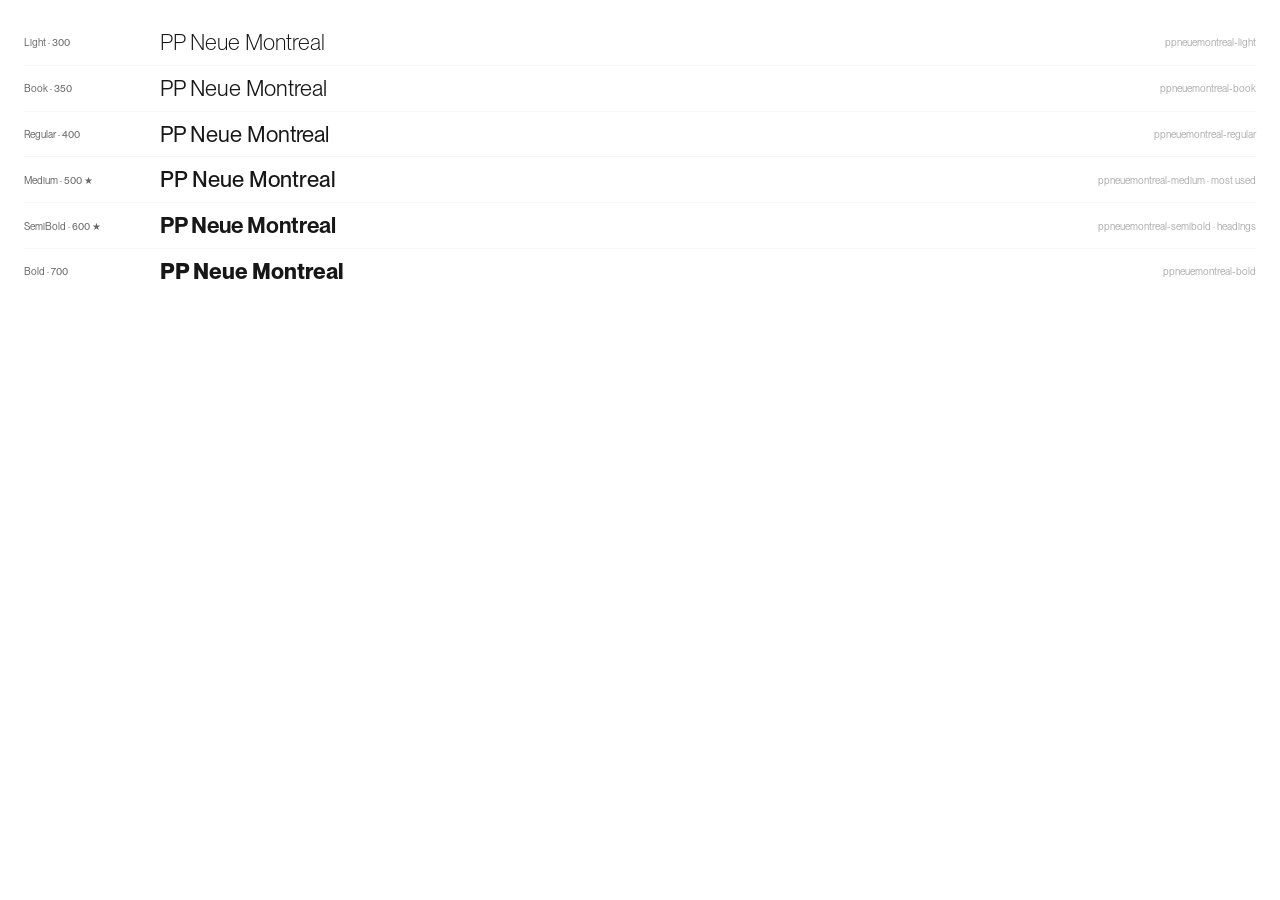
<file: preview/type-weights.html>
<!DOCTYPE html>
<html>
<head>
<meta charset="utf-8">
<style>
  @font-face { font-family: "PP Neue Montreal"; src: url("../fonts/PPNeueMontreal-Light.otf") format("opentype"); font-weight: 300; }
  @font-face { font-family: "PP Neue Montreal"; src: url("../fonts/PPNeueMontreal-Book.otf") format("opentype"); font-weight: 350; }
  @font-face { font-family: "PP Neue Montreal"; src: url("../fonts/PPNeueMontreal-Regular.otf") format("opentype"); font-weight: 400; }
  @font-face { font-family: "PP Neue Montreal"; src: url("../fonts/PPNeueMontreal-Medium.otf") format("opentype"); font-weight: 500; }
  @font-face { font-family: "PP Neue Montreal"; src: url("../fonts/PPNeueMontreal-SemiBold.otf") format("opentype"); font-weight: 600; }
  @font-face { font-family: "PP Neue Montreal"; src: url("../fonts/PPNeueMontreal-Bold.otf") format("opentype"); font-weight: 700; }
  * { box-sizing: border-box; margin: 0; padding: 0; }
  body { font-family: "PP Neue Montreal", sans-serif; background: #fff; padding: 20px 24px; }
  .row { display: flex; align-items: center; gap: 16px; padding: 7px 0; border-bottom: 1px solid #f7f7f7; }
  .tag { font-size: 10px; color: #686868; min-width: 120px; }
  .sample { font-size: 22px; color: #171717; line-height: 1.4; }
  .sub { font-size: 10px; color: #afafaf; margin-left: auto; }
</style>
</head>
<body>
  <div class="row"><div class="tag">Light · 300</div><div class="sample" style="font-weight:300">PP Neue Montreal</div><div class="sub">ppneuemontreal-light</div></div>
  <div class="row"><div class="tag">Book · 350</div><div class="sample" style="font-weight:350">PP Neue Montreal</div><div class="sub">ppneuemontreal-book</div></div>
  <div class="row"><div class="tag">Regular · 400</div><div class="sample" style="font-weight:400">PP Neue Montreal</div><div class="sub">ppneuemontreal-regular</div></div>
  <div class="row"><div class="tag">Medium · 500 ★</div><div class="sample" style="font-weight:500">PP Neue Montreal</div><div class="sub">ppneuemontreal-medium · most used</div></div>
  <div class="row"><div class="tag">SemiBold · 600 ★</div><div class="sample" style="font-weight:600">PP Neue Montreal</div><div class="sub">ppneuemontreal-semibold · headings</div></div>
  <div class="row" style="border:none"><div class="tag">Bold · 700</div><div class="sample" style="font-weight:700">PP Neue Montreal</div><div class="sub">ppneuemontreal-bold</div></div>
</body>
</html>
</file>
